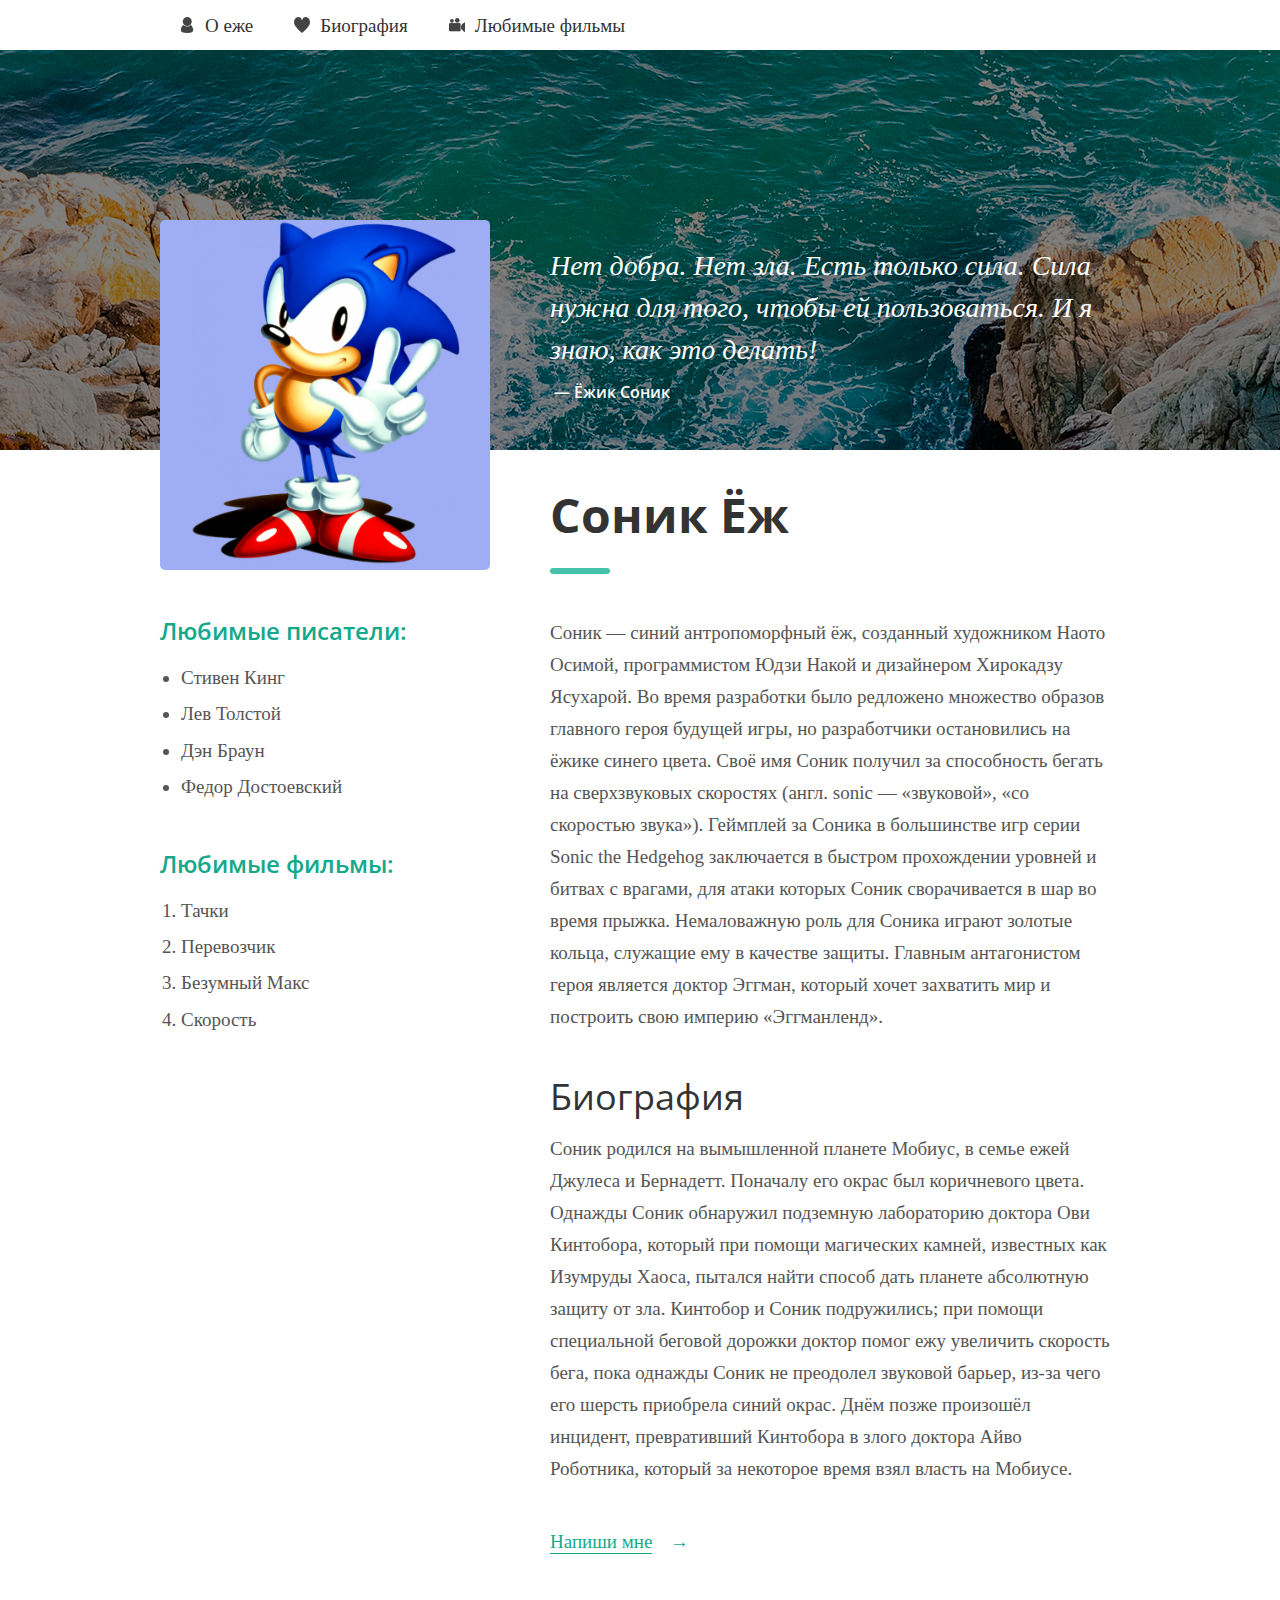
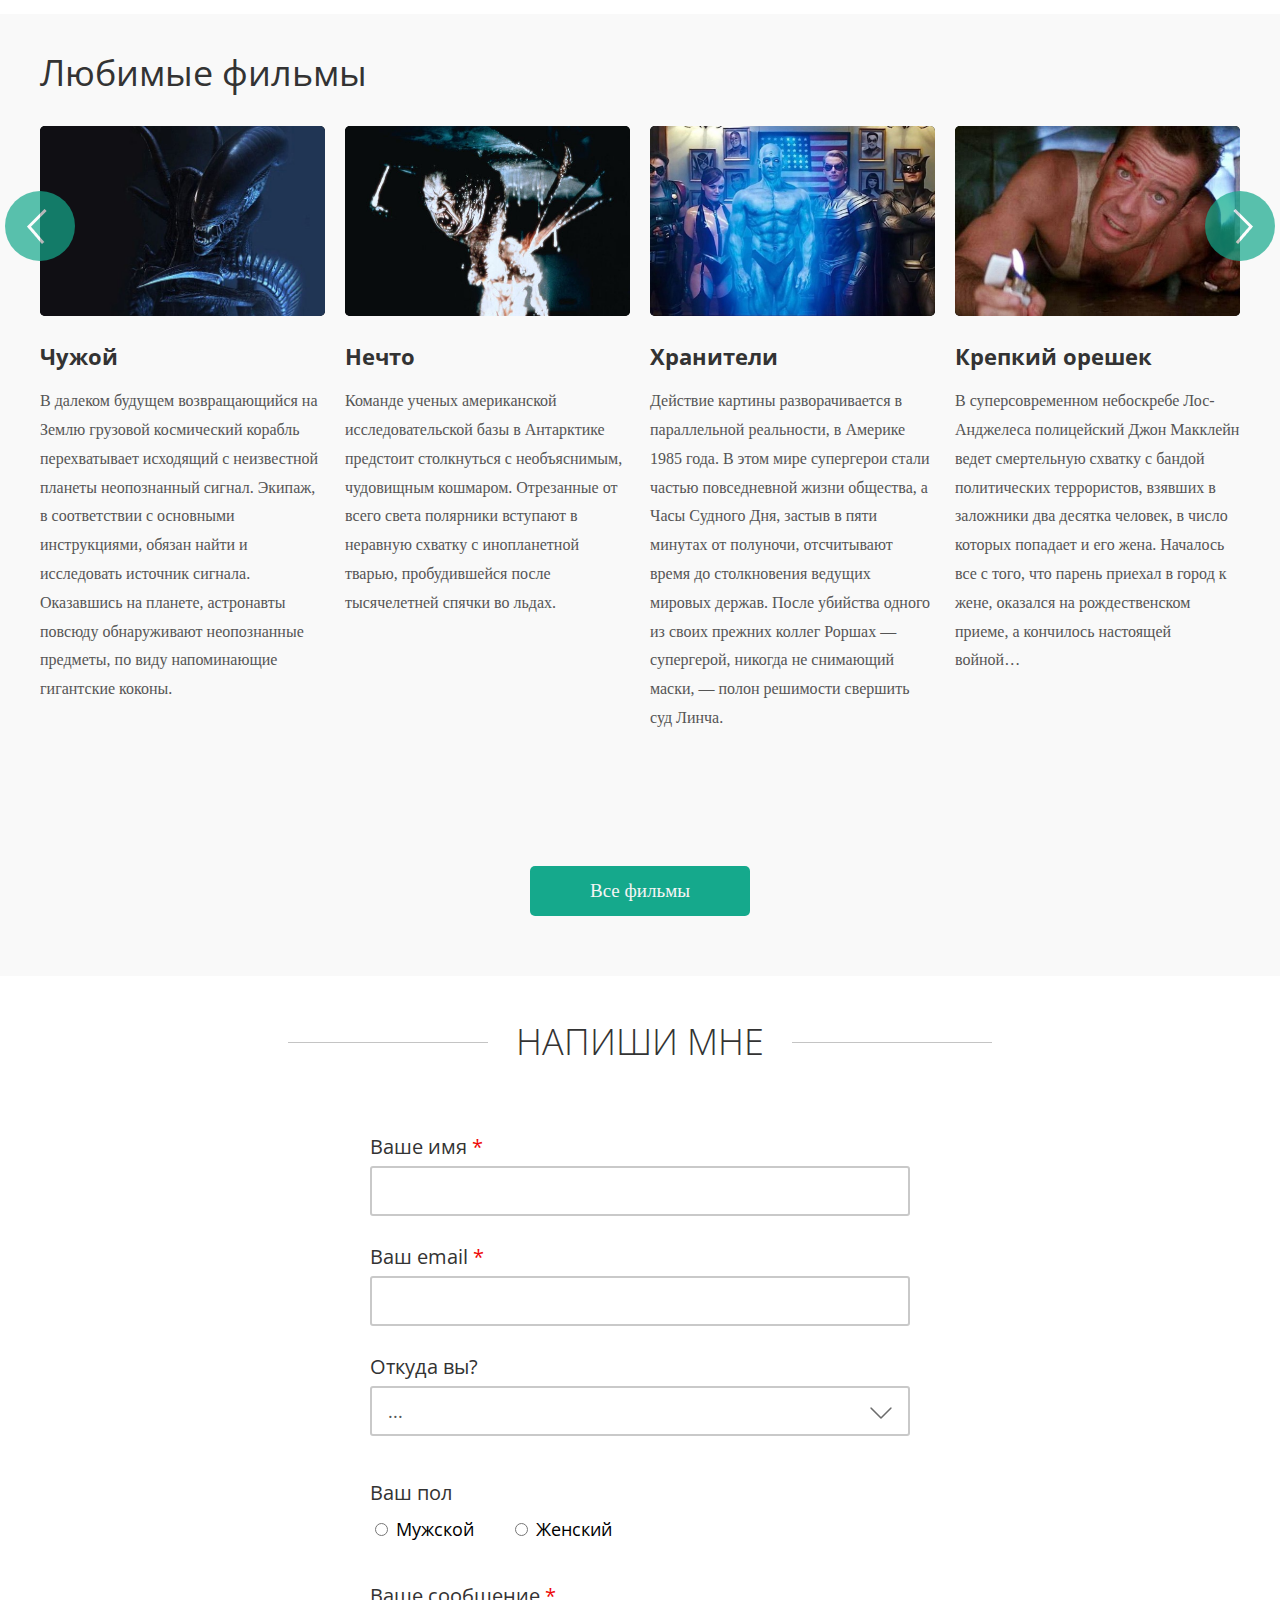
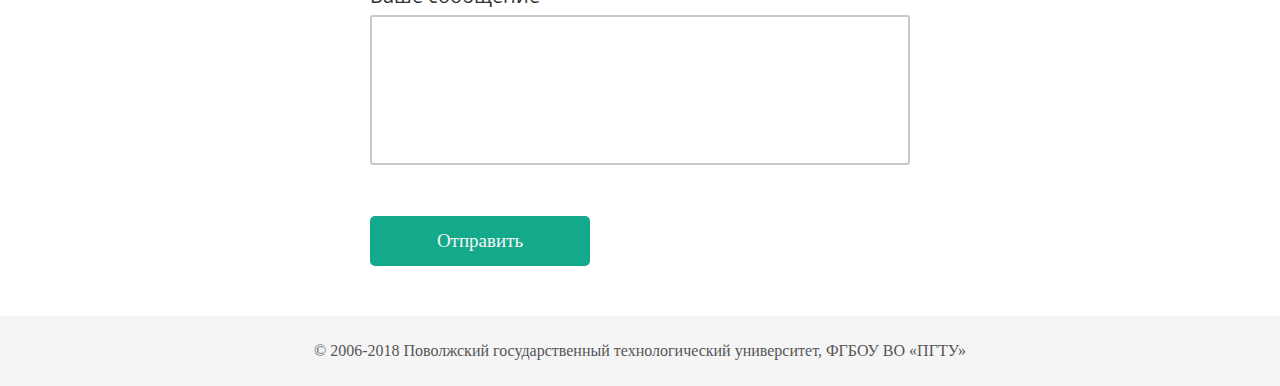
<file: lw12/index.html>
<!DOCTYPE HTML>
<html lang="ru">
  <head>
    <meta charset="utf-8">
    <title>Сайт-визитка</title>
    <meta name="viewport" content="width=device-width, initial-scale=1.0">
    <link href="https://fonts.googleapis.com/css2?family=Open+Sans:wght@300;400;600;700&display=swap" rel="stylesheet">
    <link rel="stylesheet" href="css/styles.css">
    <script defer src="js/collections.js"></script>
    <script defer src="js/carousel.js"></script>
    <script defer src="js/submit.js"></script>
    <script defer src="js/initScripts.js"></script>
  </head>
  <body>    
    <header class="header">
      <nav class="navigation_container">
        <ul class="navigation">
          <li class="navigation_item">
            <a href="#about_me" class="navigation_item_text navigation_item_about_me">О еже</a>
          </li>
          <li class="navigation_item">
            <a href="#biography" class="navigation_item_text navigation_item_biography">Биография</a>
          </li>
          <li class="navigation_item">
            <a href="#favorite_films" class="navigation_item_text navigation_item_favorite_film">Любимые фильмы</a>
          </li> 
        </ul>
      </nav>
    </header>
    <div class="top_block">
      <div class="photo_quote">
        <img class="photo" src="pictures/photo.png" alt="Sonic the Hedgehog">
        <blockquote class="quote_text">
          Нет добра. Нет зла. Есть только сила. Сила нужна для того,
          чтобы ей пользоваться. И я знаю, как это делать!
          <cite class="quote_cite">— Ёжик Соник</cite>
        </blockquote> 
      </div>           
    </div>   
    <div class="main_block">
      <div class="lists">
        <div class="list_container">
          <span class="list_title">Любимые писатели:</span>
          <ul class="list">
            <li class="list_item">Стивен Кинг</li>
            <li class="list_item">Лев Толстой</li>
            <li class="list_item">Дэн Браун</li>
            <li class="list_item">Федор Достоевский</li>
          </ul>
        </div>
        <div class="list_container">
          <span class="list_title">Любимые фильмы:</span> 
            <ol class="list">
              <li class="list_item">Тачки</li>
              <li class="list_item">Перевозчик</li>
              <li class="list_item">Безумный Макс</li>
              <li class="list_item">Скорость</li>
            </ol>
        </div>
      </div>
      <div class="texts">
        <h1 class="first_title" id="about_me">Соник Ёж</h1>
        <p class="text">
          Соник — синий антропоморфный ёж, созданный художником Наото Осимой,
          программистом Юдзи Накой и дизайнером Хирокадзу Ясухарой. Во время
          разработки было редложено множество образов главного героя будущей
          игры, но разработчики остановились на ёжике синего цвета. Своё имя
          Соник получил за способность бегать на сверхзвуковых скоростях (англ.
          sonic — «звуковой», «со скоростью звука»). Геймплей за Соника в
          большинстве игр серии Sonic the Hedgehog заключается в быстром 
          прохождении уровней и битвах с врагами, для атаки которых Соник 
          сворачивается в шар во время прыжка. Немаловажную роль для Соника 
          играют золотые кольца, служащие ему в качестве защиты. Главным 
          антагонистом героя является доктор Эггман, который хочет захватить мир 
          и построить свою империю «Эггманленд».
        </p>
        <h2 class="second_title" id="biography">Биография</h2>
        <p class="text">
          Соник родился на вымышленной планете Мобиус, в семье ежей Джулеса и    
          Бернадетт. Поначалу его окрас был коричневого цвета. Однажды Соник 
          обнаружил подземную лабораторию доктора Ови Кинтобора, который при 
          помощи магических камней, известных как Изумруды Хаоса, пытался найти 
          способ дать планете абсолютную защиту от зла. Кинтобор и Соник 
          подружились; при помощи специальной беговой дорожки доктор помог ежу 
          увеличить скорость бега, пока однажды Соник не преодолел звуковой 
          барьер, из-за чего его шерсть приобрела синий окрас. Днём позже 
          произошёл инцидент, превративший Кинтобора в злого доктора Айво 
          Роботника, который за некоторое время взял власть на Мобиусе.   
        </p>
        <a class="write_me" href="#write_me">Напиши мне</a>
      </div>
    </div>
    <div class="films_background">
      <div class="film_block">
        <div class="favorite_films">
          <h2 class="second_title" id="favorite_films">Любимые фильмы</h2>
          <div class="film_list">
            <div class="film">
              <div class="film_pic">
                <img class="film_pic_content" src="pictures/film_alien.jpg" alt="Чужой">
              </div>
              <h3 class="third_title">Чужой</h3>
              <p class="film_about">
                В далеком будущем возвращающийся на Землю грузовой космический корабль перехватывает исходящий с неизвестной планеты неопознанный сигнал. Экипаж, в соответствии с основными инструкциями, обязан найти и исследовать источник сигнала. Оказавшись на планете, астронавты повсюду обнаруживают неопознанные предметы, по виду напоминающие гигантские коконы.
              </p>
            </div>
            <div class="film">
              <div class="film_pic">
                <img class="film_pic_content" src="pictures/film_the_thing.jpg" alt="Нечто">
              </div>
              <h3 class="third_title">Нечто</h3>
              <p class="film_about">
                Команде ученых американской исследовательской базы в Антарктике предстоит столкнуться с необъяснимым, чудовищным кошмаром. Отрезанные от всего света полярники вступают в неравную схватку с инопланетной тварью, пробудившейся после тысячелетней спячки во льдах.
              </p>
            </div>
            <div class="film">
              <div class="film_pic">
                <img class="film_pic_content" src="pictures/film_watchmen.jpg" alt="Хранители">
              </div>
              <h3 class="third_title">Хранители</h3>
              <p class="film_about">
                Действие картины разворачивается в параллельной реальности, в Америке 1985 года. В этом мире супергерои стали частью повседневной жизни общества, а Часы Судного Дня, застыв в пяти минутах от полуночи, отсчитывают время до столкновения ведущих мировых держав. После убийства одного из своих прежних коллег Роршах — супергерой, никогда не снимающий маски, — полон решимости свершить суд Линча.
              </p>
            </div>
            <div class="film">
              <div class="film_pic">
                <img class="film_pic_content" src="pictures/film_die_hard.jpg" alt="Крепкий орешек">
              </div>
              <h3 class="third_title">Крепкий орешек</h3>
              <p class="film_about">
                В суперсовременном небоскребе Лос-Анджелеса полицейский Джон Макклейн ведет смертельную схватку с бандой политических террористов, взявших в заложники два десятка человек, в число которых попадает и его жена. Началось все с того, что парень приехал в город к жене, оказался на рождественском приеме, а кончилось настоящей войной…
              </p>
            </div>
          </div>
          <a href="#all_films" class="button_all_films">Все фильмы</a>
        </div>
        <div class="navigation_button_film next_film" id="carousel_left"></div>
        <div class="navigation_button_film previous_film" id="carousel_right"></div>
      </div>  
    </div>
    <div class="form_title">
      <div class="line"></div>
      <span class="form_title_caption" id="write_me">напиши мне</span>
      <div class="line"></div>
    </div>
    <form class="form_write_me" name="formWriteMe" method="post" autocomplete="off">
      <label class="caption necessarily" for="name">Ваше имя</label> 
      <input class="text_field" type="text" id="name" name="name" maxlength="30" value="" />
      <label class="caption necessarily" for="email">Ваш email</label>
      <input class="text_field" type="email" id="email" name="email" maxlength="30" value="" />
      <label class="caption" for="country">Откуда вы?</label>
      <select class="choose_field" id="country" name="country">
        <option value="...">...</option>
        <option value="Россия">Россия</option>
        <option value="Китай">Китай</option>
        <option value="США">США</option>
        <option value="Япония">Япония</option>
        <option value="Германия">Германия</option>
      </select>
      <span class="caption">Ваш пол</span>
      <div class="gender_choose">
        <input id="gender_male" type="radio" name="gender" value="male" />  
        <label for="gender_male" class="caption_switch">Мужской</label>
        <input id="gender_female" type="radio" name="gender" value="female" />
        <label for="gender_female" class="caption_switch">Женский</label>
      </div>
      <label class="caption necessarily" for="message">Ваше сообщение</label>
      <textarea class="message_field" id="message" name="message" maxlength="200" ></textarea>
      <button class="submit" type="submit">Отправить</button>
    </form>
    <span class="footer_text">© 2006-2018 Поволжский государственный технологический университет, ФГБОУ ВО «ПГТУ»</span>     
  </body>
</html>
</file>
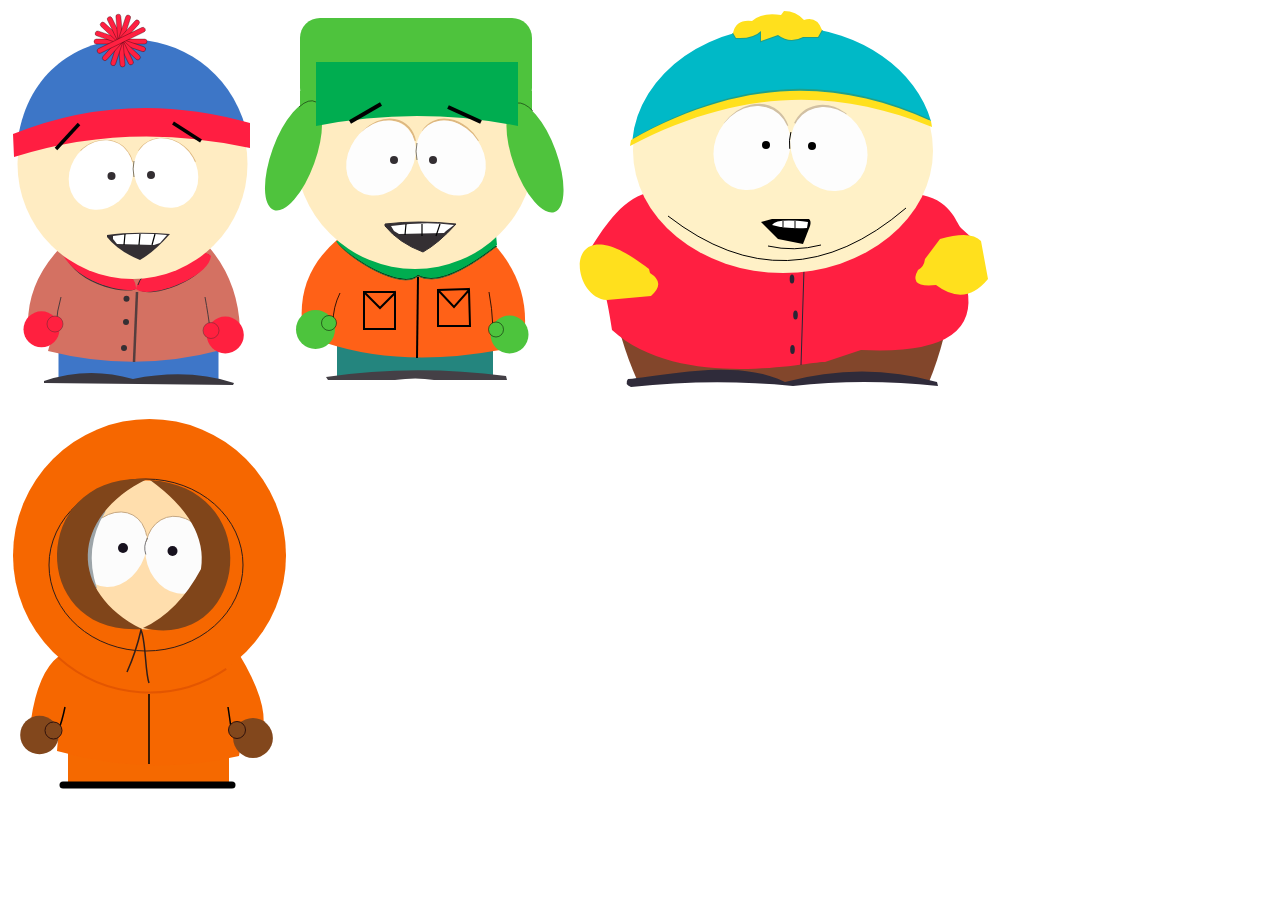
<file: lw13/index.html>
<!DOCTYPE HTML>
<html lang="ru">
  <head>
    <meta charset="utf-8">
    <title>Графика</title>
    <script defer src="js/Cartman.js"></script>
    <script defer src="js/Kenny.js"></script>
    <script defer src="js/initScripts.js"></script>
  </head>
  <body>
    <img src="img/Stan.svg" alt="Stan">
    <img src="img/Kyle.svg" alt="Kyle">
    <canvas id="myCanvas1" width="420px" height="400px"></canvas>
    <canvas id="myCanvas2" width="285px" height="400px"></canvas>
  </body>
</html>
</file>
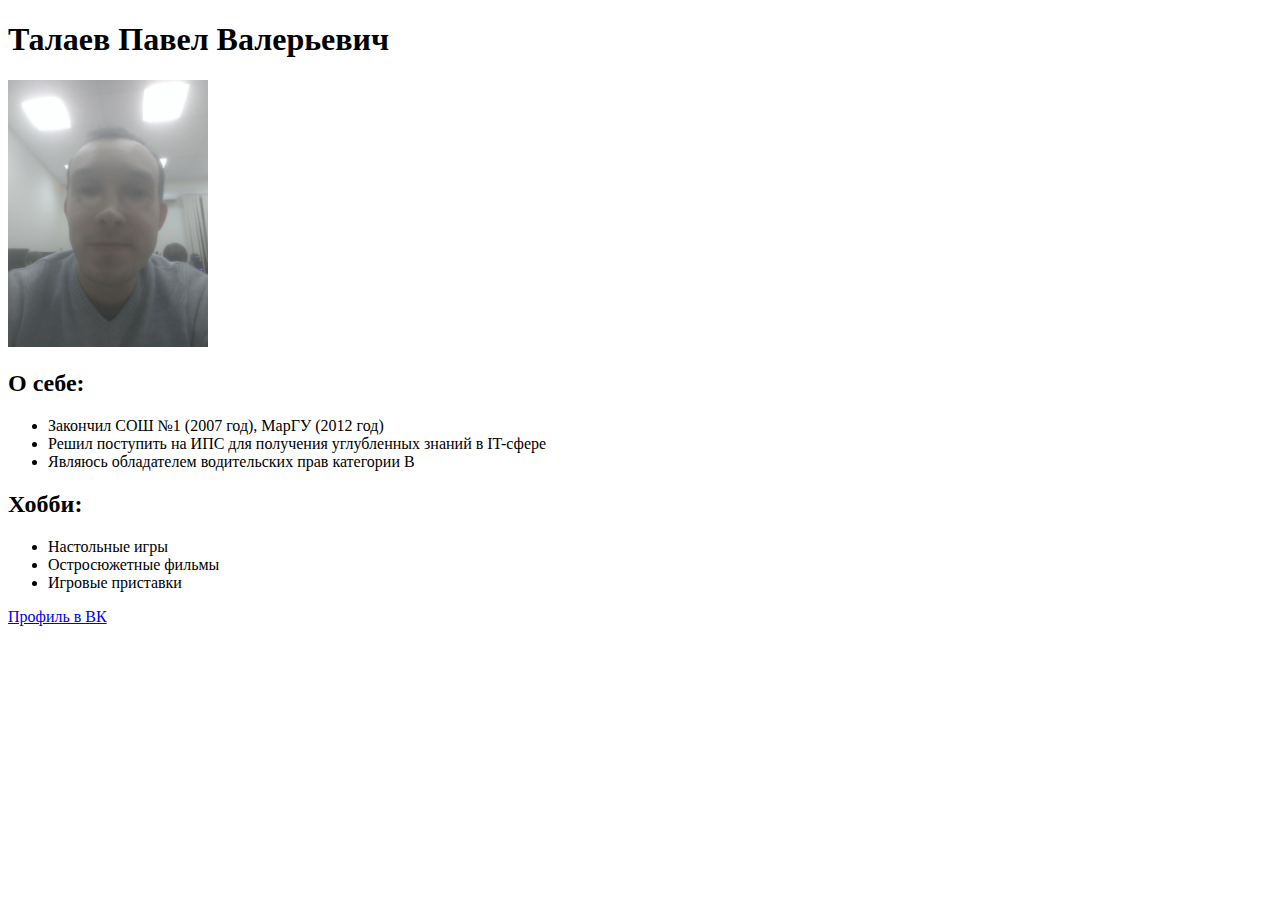
<file: lw4/index.html>
<!DOCTYPE HTML>
<html lang="ru">
  <head>
    <meta charset="utf-8">
    <title>Сайт-визитка</title>
  </head>
  <body>
    <h1>Талаев Павел Валерьевич</h1>
    <img src="photo.jpg" alt="talaevpv" width="200">
    <h2>О себе:</h2>
    <ul>
      <li>Закончил СОШ №1 (2007 год), МарГУ (2012 год)</li>
      <li>Решил поступить на ИПС для получения углубленных знаний в IT-сфере</li>
      <li>Являюсь обладателем водительских прав категории B</li>
    </ul>
    <h2>Хобби:</h2>
    <ul>
      <li>Настольные игры</li>
      <li>Остросюжетные фильмы</li>
      <li>Игровые приставки</li>
    </ul>
    <a href="https://vk.com/kael89">Профиль в ВК</a>
  </body>
</html>
</file>
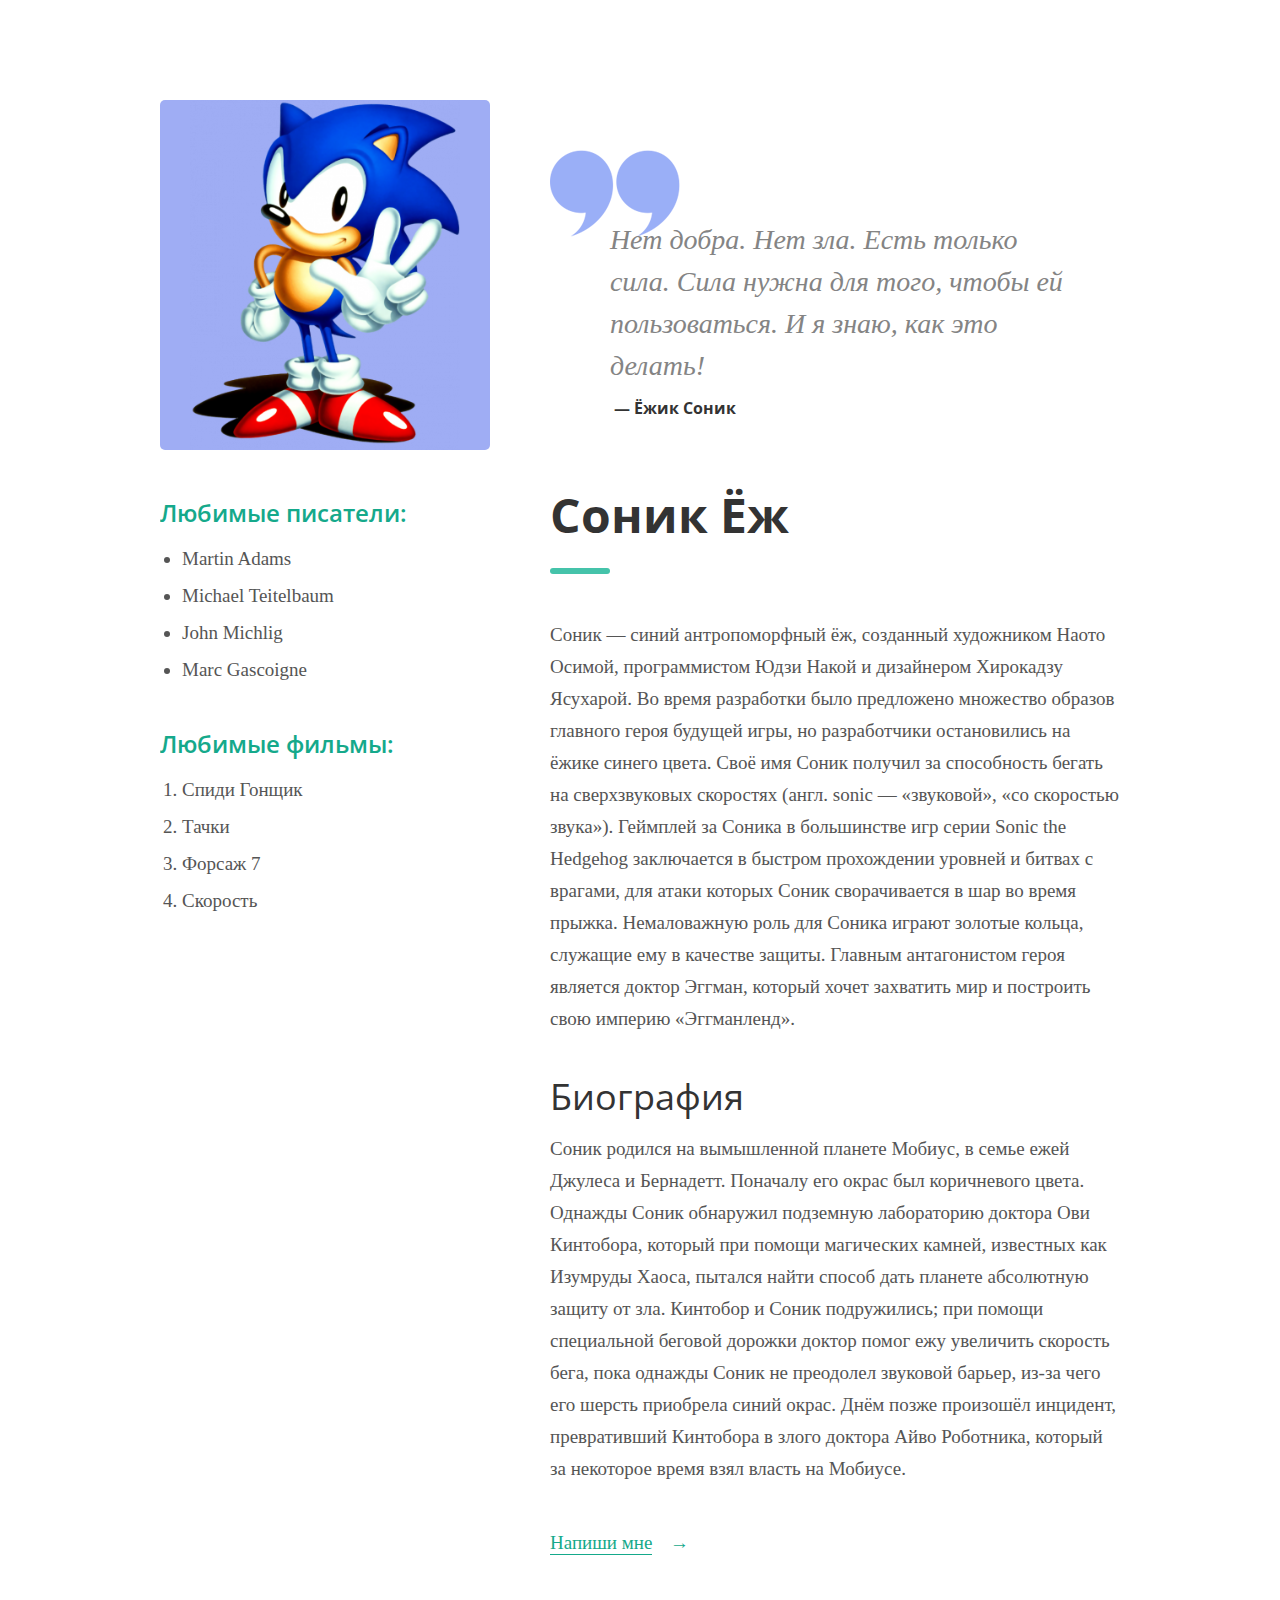
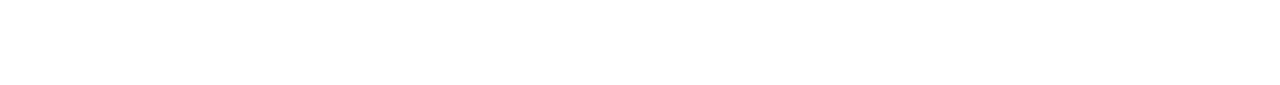
<file: lw5/index.html>
<!DOCTYPE HTML>
<html lang="ru">
  <head>
    <meta charset="utf-8">
    <title>Сайт-визитка</title>
    <link href="https://fonts.googleapis.com/css?family=Open+Sans:400,600,700&display=swap" rel="stylesheet">
    <link rel="stylesheet" href="css/styles.css">
  </head>
  <body>
    <div class="main_block">
      <img class="photo" src="pictures/photo.png" alt="Sonic the Hedgehog">
      <div class="quote">
        <div class="quote_pic">
        </div>
        <blockquote class="quote_text">
          Нет добра. Нет зла. Есть только сила. Сила нужна для того, 
          чтобы ей пользоваться. И я знаю, как это делать!
          <cite>— Ёжик Соник</cite>
        </blockquote>  
      </div>        
      <div class="lists">
        <span class="list_title">Любимые писатели:</span>
        <ul class="list">
          <li>Martin Adams</li>
          <li>Michael Teitelbaum</li>
          <li>John Michlig</li>
          <li>Marc Gascoigne</li>
        </ul>
        <span class="list_title">Любимые фильмы:</span> 
          <ol class="list">
            <li>Спиди Гонщик</li>
            <li>Тачки</li>
            <li>Форсаж 7</li>
            <li>Скорость</li>
          </ol>
      </div>
      <div class="main_text_block">
        <h1>Соник Ёж</h1>
        <p class="text">
          Соник — синий антропоморфный ёж, созданный художником Наото Осимой,
          программистом Юдзи Накой и дизайнером Хирокадзу Ясухарой. Во время
          разработки было предложено множество образов главного героя будущей
          игры, но разработчики остановились на ёжике синего цвета. Своё имя
          Соник получил за способность бегать на сверхзвуковых скоростях (англ.
          sonic — «звуковой», «со скоростью звука»). Геймплей за Соника в
          большинстве игр серии Sonic the Hedgehog заключается в быстром 
          прохождении уровней и битвах с врагами, для атаки которых Соник 
          сворачивается в шар во время прыжка. Немаловажную роль для Соника 
          играют золотые кольца, служащие ему в качестве защиты. Главным 
          антагонистом героя является доктор Эггман, который хочет захватить мир 
          и построить свою империю «Эггманленд».
        </p>
        <h2>Биография</h2>
        <p class="text">
          Соник родился на вымышленной планете Мобиус, в семье ежей Джулеса и    
          Бернадетт. Поначалу его окрас был коричневого цвета. Однажды Соник 
          обнаружил подземную лабораторию доктора Ови Кинтобора, который при 
          помощи магических камней, известных как Изумруды Хаоса, пытался найти 
          способ дать планете абсолютную защиту от зла. Кинтобор и Соник 
          подружились; при помощи специальной беговой дорожки доктор помог ежу 
          увеличить скорость бега, пока однажды Соник не преодолел звуковой 
          барьер, из-за чего его шерсть приобрела синий окрас. Днём позже 
          произошёл инцидент, превративший Кинтобора в злого доктора Айво 
          Роботника, который за некоторое время взял власть на Мобиусе.      
        </p>
        <a class="write_me" href="https://vk.com/kael89">Напиши мне</a>
      </div>
    </div> 
  </body>
</html>
</file>
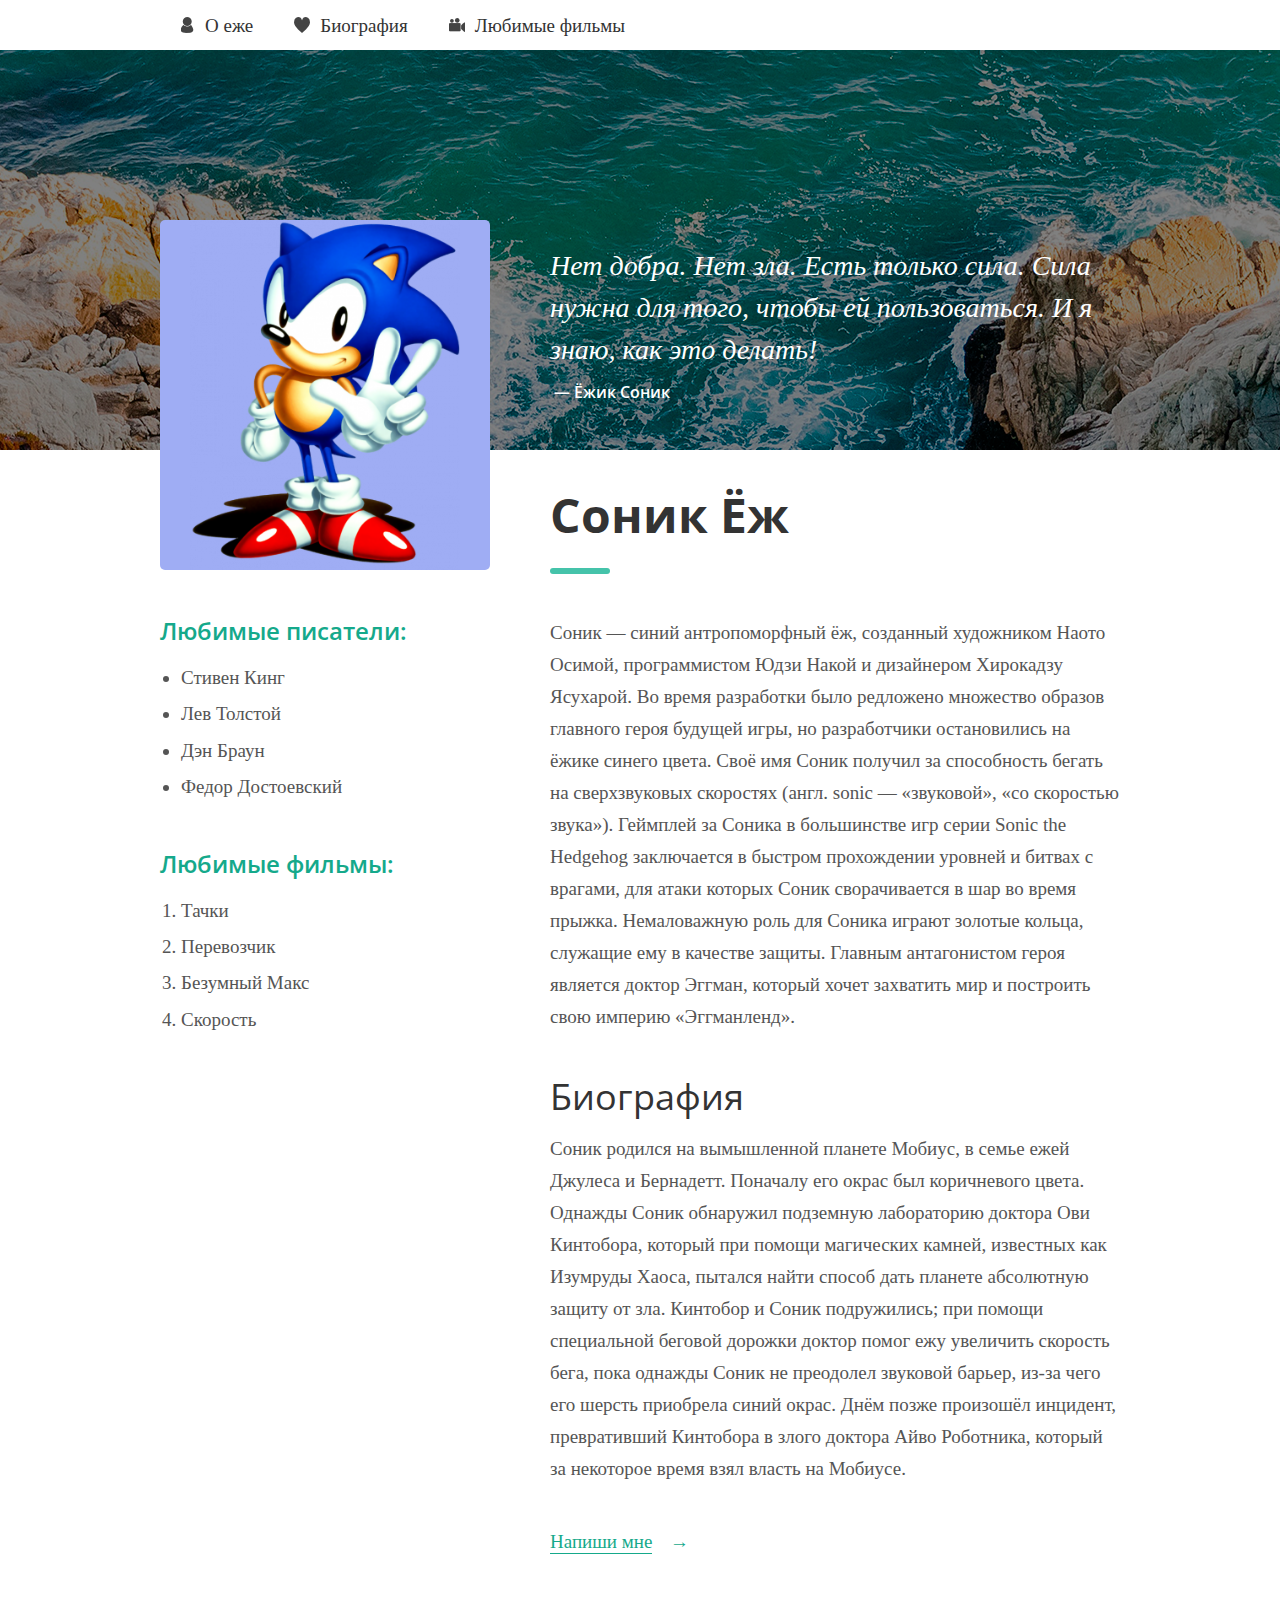
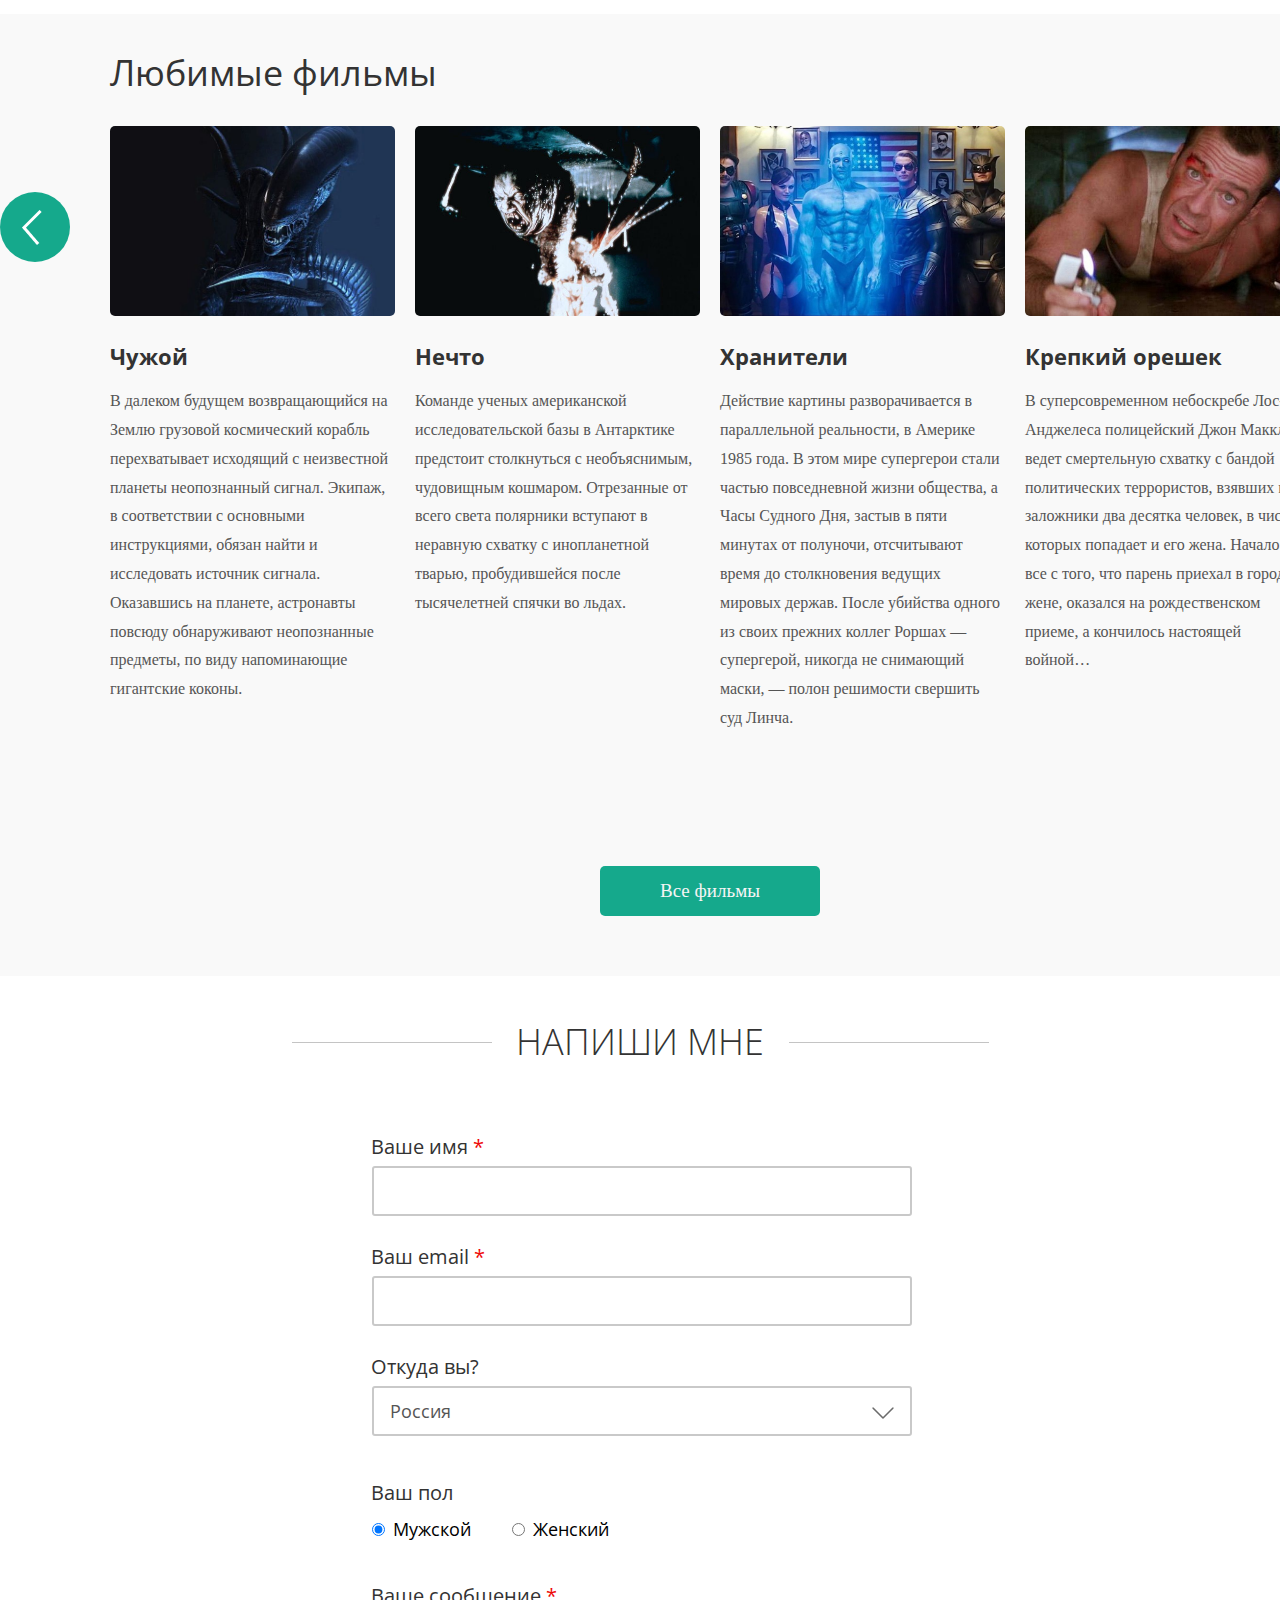
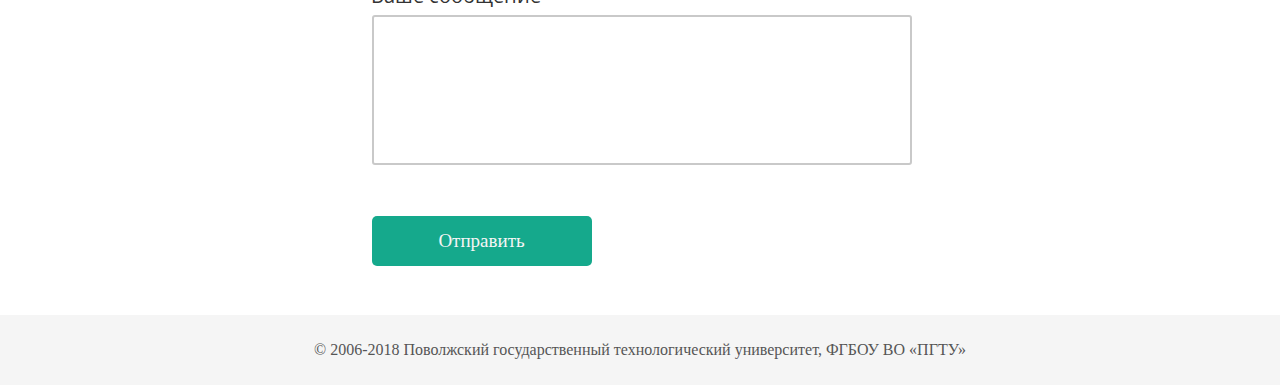
<file: lw8/index.html>
<!DOCTYPE HTML>
<html lang="ru">
  <head>
    <meta charset="utf-8">
    <title>Сайт-визитка</title>
    <link href="https://fonts.googleapis.com/css2?family=Open+Sans:wght@300;400;600;700&display=swap" rel="stylesheet">
    <link rel="stylesheet" href="css/styles.css">
    <script defer src="js/collections.js"></script>
    <script defer src="js/script.js"></script>
  </head>
  <body>    
    <header class="header">
      <nav class="navigation_container">
        <ul class="navigation">
          <li class="navigation_item">
            <a href="#about_me" class="navigation_item_text navigation_item_about_me">О еже</a>
          </li>
          <li class="navigation_item">
            <a href="#biography" class="navigation_item_text navigation_item_biography">Биография</a>
          </li>
          <li class="navigation_item">
            <a href="#favorite_films" class="navigation_item_text navigation_item_favorite_film">Любимые фильмы</a>
          </li>      
        </ul>
      </nav>
    </header>
    <div class="top_block">
      <div class="photo_quote">
        <img class="photo" src="pictures/photo.png" alt="Sonic the Hedgehog">
        <blockquote class="quote_text">
          Нет добра. Нет зла. Есть только сила. Сила нужна для того,
          чтобы ей пользоваться. И я знаю, как это делать!
          <cite class="quote_cite">— Ёжик Соник</cite>
        </blockquote> 
      </div>           
    </div>
    <div class="main_block">
      <div class="lists">
        <span class="list_title">Любимые писатели:</span>
        <ul class="list">
          <li class="list_item">Стивен Кинг</li>
          <li class="list_item">Лев Толстой</li>
          <li class="list_item">Дэн Браун</li>
          <li class="list_item">Федор Достоевский</li>
        </ul>
        <span class="list_title">Любимые фильмы:</span> 
          <ol class="list">
            <li class="list_item">Тачки</li>
            <li class="list_item">Перевозчик</li>
            <li class="list_item">Безумный Макс</li>
            <li class="list_item">Скорость</li>
          </ol>
      </div>
      <div class="texts">
        <h1 class="first_title" id="about_me">Соник Ёж</h1>
        <p class="text">
          Соник — синий антропоморфный ёж, созданный художником Наото Осимой,
          программистом Юдзи Накой и дизайнером Хирокадзу Ясухарой. Во время
          разработки было редложено множество образов главного героя будущей
          игры, но разработчики остановились на ёжике синего цвета. Своё имя
          Соник получил за способность бегать на сверхзвуковых скоростях (англ.
          sonic — «звуковой», «со скоростью звука»). Геймплей за Соника в
          большинстве игр серии Sonic the Hedgehog заключается в быстром 
          прохождении уровней и битвах с врагами, для атаки которых Соник 
          сворачивается в шар во время прыжка. Немаловажную роль для Соника 
          играют золотые кольца, служащие ему в качестве защиты. Главным 
          антагонистом героя является доктор Эггман, который хочет захватить мир 
          и построить свою империю «Эггманленд».
        </p>
        <h2 class="second_title" id="biography">Биография</h2>
        <p class="text">
          Соник родился на вымышленной планете Мобиус, в семье ежей Джулеса и    
          Бернадетт. Поначалу его окрас был коричневого цвета. Однажды Соник 
          обнаружил подземную лабораторию доктора Ови Кинтобора, который при 
          помощи магических камней, известных как Изумруды Хаоса, пытался найти 
          способ дать планете абсолютную защиту от зла. Кинтобор и Соник 
          подружились; при помощи специальной беговой дорожки доктор помог ежу 
          увеличить скорость бега, пока однажды Соник не преодолел звуковой 
          барьер, из-за чего его шерсть приобрела синий окрас. Днём позже 
          произошёл инцидент, превративший Кинтобора в злого доктора Айво 
          Роботника, который за некоторое время взял власть на Мобиусе.   
        </p>
        <a class="write_me" href="#write_me">Напиши мне</a>
      </div>
    </div>
    <div class="films_block">
      <div class="favorite_films">
        <h2 class="second_title" id="favorite_films">Любимые фильмы</h2>
        <div class="film_list">
          <div class="film">
            <div class="film_pic">
              <img class="film_pic_content" src="pictures/film_alien.jpg" alt="Чужой">
            </div>
            <h3 class="third_title">Чужой</h3>
            <p class="film_about">
              В далеком будущем возвращающийся на Землю грузовой космический корабль перехватывает исходящий с неизвестной планеты неопознанный сигнал. Экипаж, в соответствии с основными инструкциями, обязан найти и исследовать источник сигнала. Оказавшись на планете, астронавты повсюду обнаруживают неопознанные предметы, по виду напоминающие гигантские коконы.
            </p>
          </div>
          <div class="film">
            <div class="film_pic">
              <img class="film_pic_content" src="pictures/film_the_thing.jpg" alt="Нечто">
            </div>
            <h3 class="third_title">Нечто</h3>
            <p class="film_about">
              Команде ученых американской исследовательской базы в Антарктике предстоит столкнуться с необъяснимым, чудовищным кошмаром. Отрезанные от всего света полярники вступают в неравную схватку с инопланетной тварью, пробудившейся после тысячелетней спячки во льдах.
            </p>
          </div>
          <div class="film">
            <div class="film_pic">
              <img class="film_pic_content" src="pictures/film_watchmen.jpg" alt="Хранители">
            </div>
            <h3 class="third_title">Хранители</h3>
            <p class="film_about">
              Действие картины разворачивается в параллельной реальности, в Америке 1985 года. В этом мире супергерои стали частью повседневной жизни общества, а Часы Судного Дня, застыв в пяти минутах от полуночи, отсчитывают время до столкновения ведущих мировых держав. После убийства одного из своих прежних коллег Роршах — супергерой, никогда не снимающий маски, — полон решимости свершить суд Линча.
            </p>
          </div>
          <div class="film">
            <div class="film_pic">
              <img class="film_pic_content" src="pictures/film_die_hard.jpg" alt="Крепкий орешек">
            </div>
            <h3 class="third_title">Крепкий орешек</h3>
            <p class="film_about">
              В суперсовременном небоскребе Лос-Анджелеса полицейский Джон Макклейн ведет смертельную схватку с бандой политических террористов, взявших в заложники два десятка человек, в число которых попадает и его жена. Началось все с того, что парень приехал в город к жене, оказался на рождественском приеме, а кончилось настоящей войной…
            </p>
          </div>
        </div>
        <div class="button_film_before" id="carousel_left"></div>
        <div class="button_film_after" id="carousel_right"></div>
        <a href="#all_films" class="button_all_films">Все фильмы</a>
      </div>
    </div>
    <form class="form_write_me" method="get" autocomplete="off">
      <span class="form_title" id="write_me">напиши мне</span>
      <label class="caption necessarily" for="name">Ваше имя</label> 
      <input class="text_field" type="text" id="name" name="name" maxlength="30" required="requared">
      <label class="caption necessarily" for="email">Ваш email</label>
      <input class="text_field" type="text" id="email" name="email" maxlength="30" required="requared">
      <label class="caption" for="country">Откуда вы?</label>
      <select class="choose_field" id="country" name="country">
        <option value="Россия">Россия</option>
        <option value="Китай">Китай</option>
        <option value="США">США</option>
        <option value="Япония">Япония</option>
        <option value="Германия">Германия</option>
      </select>
      <span class="caption">Ваш пол</span>
      <div class="gender_choose">
        <input id="gender_male" type="radio" name="gender" value="male" checked>  
        <label for="gender_male" class="caption_switch">Мужской</label>
        <input id="gender_female" type="radio" name="gender" value="female">
        <label for="gender_female" class="caption_switch">Женский</label>
      </div>
      <label class="caption necessarily" for="message">Ваше сообщение</label>
      <textarea class="message_field" id="message" name="message" maxlength="200" required="requared"></textarea>
      <input class="submit" type="submit" value="Отправить">
    </form>
    <span class="footer_text">© 2006-2018 Поволжский государственный технологический университет, ФГБОУ ВО «ПГТУ»</span>     
  </body>
</html>
</file>
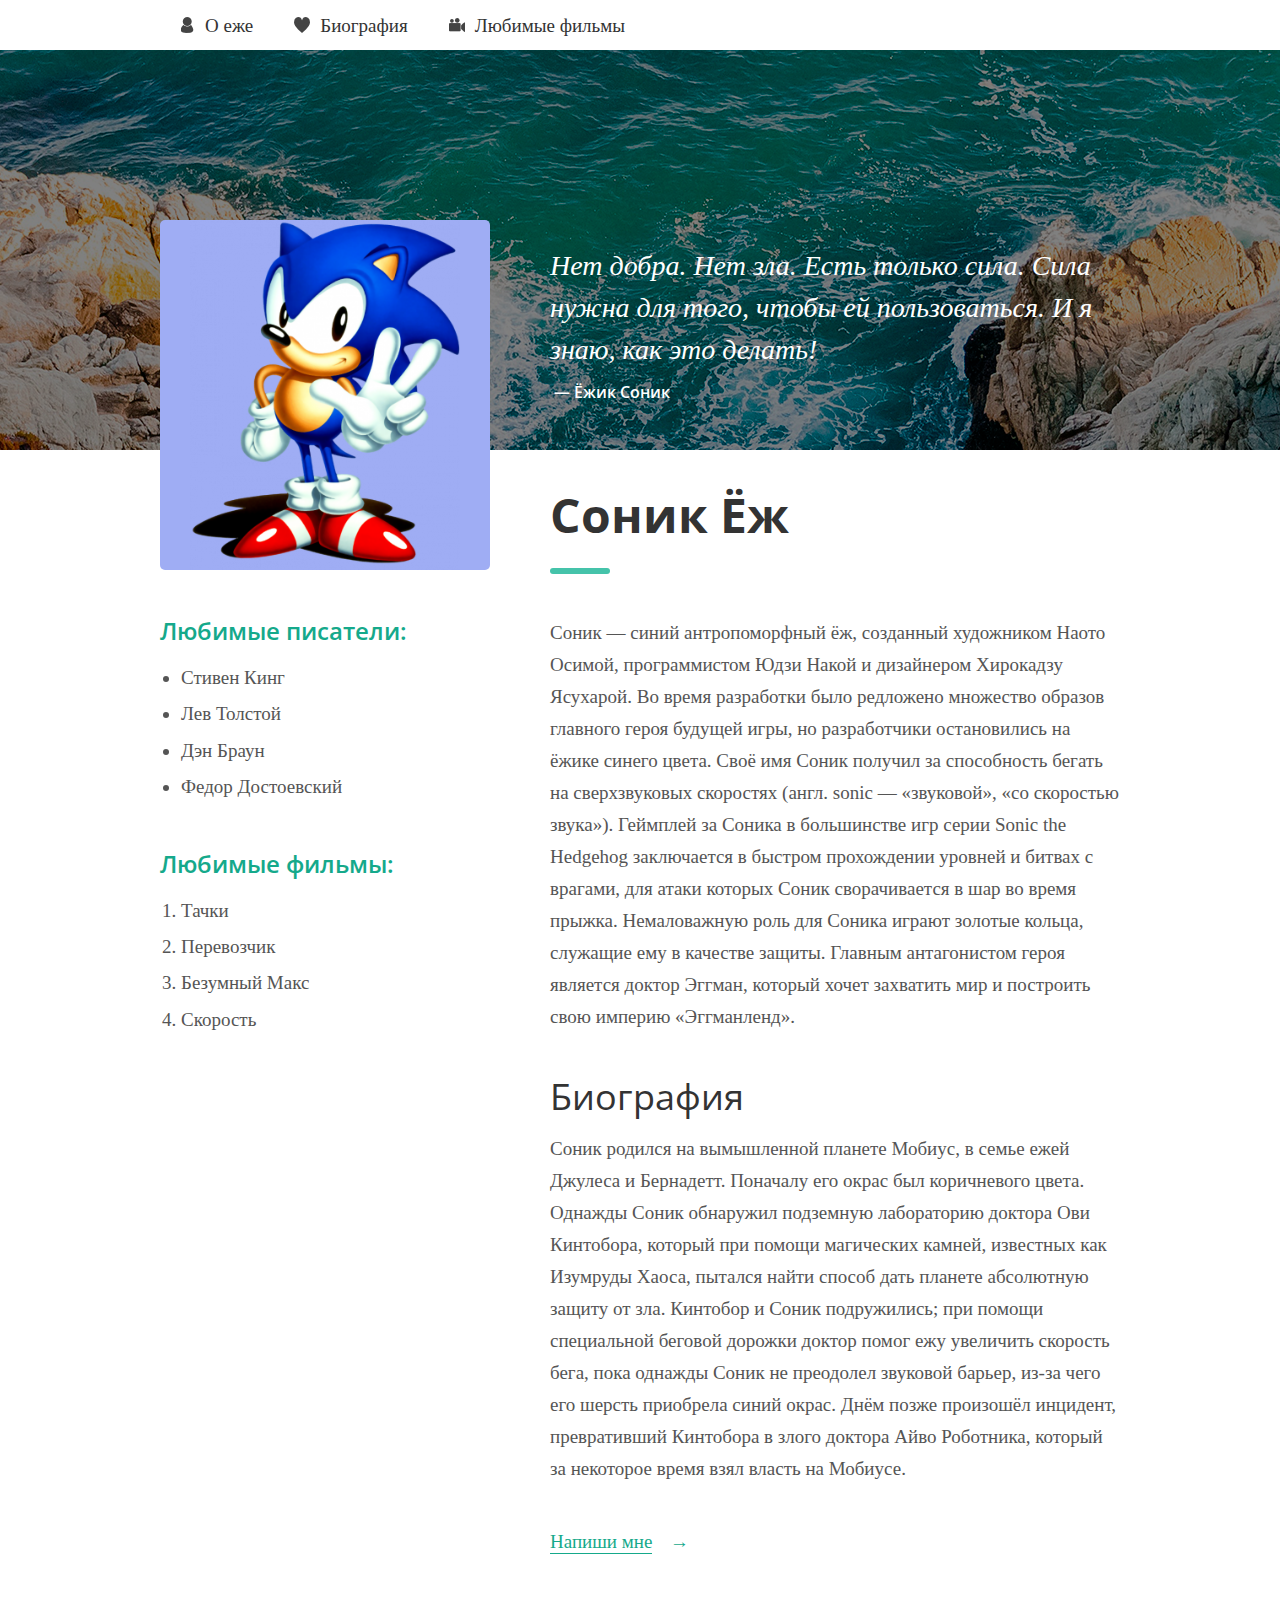
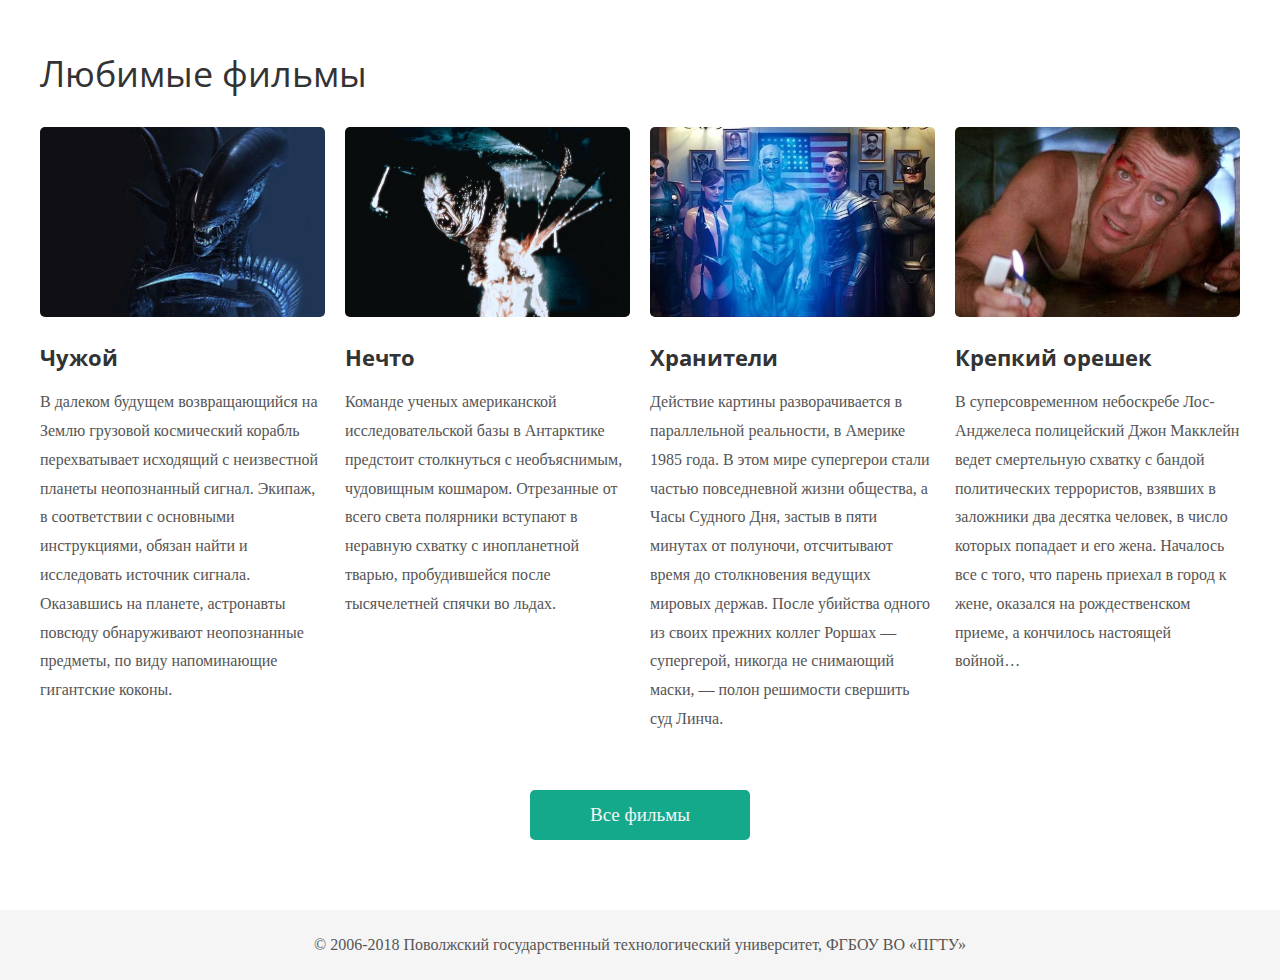
<file: lw5/task2 not float/index.html>
<!DOCTYPE HTML>
<html lang="ru">
  <head>
    <meta charset="utf-8">
    <title>Сайт-визитка</title>
    <link href="https://fonts.googleapis.com/css?family=Open+Sans:400,600,700&display=swap" rel="stylesheet">
    <link rel="stylesheet" href="css/styles.css">
  </head>
  <body>    
    <header class="header">
      <nav class="navigation_container">
        <ul class="navigation">
          <li class="navigation_item">
            <a href="#about_me" class="navigation_item_text navigation_item_about_me">О еже</a>
          </li>
          <li class="navigation_item">
            <a href="#biography" class="navigation_item_text navigation_item_biography">Биография</a>
          </li>
          <li class="navigation_item">
            <a href="#favorite_films" class="navigation_item_text navigation_item_favorite_film">Любимые фильмы</a>
          </li>      
        </ul>
      </nav>
    </header>
    <div class="top_block">
      <div class="photo_quote">
        <img class="photo" src="pictures/photo.png" alt="Sonic the Hedgehog">
        <blockquote class="quote_text">
          Нет добра. Нет зла. Есть только сила. Сила нужна для того,
          чтобы ей пользоваться. И я знаю, как это делать!
          <cite class="quote_cite">— Ёжик Соник</cite>
        </blockquote> 
      </div>           
    </div>
    <div class="main_block">
      <div class="lists">
        <span class="list_title">Любимые писатели:</span>
        <ul class="list">
          <li class="list_item">Стивен Кинг</li>
          <li class="list_item">Лев Толстой</li>
          <li class="list_item">Дэн Браун</li>
          <li class="list_item">Федор Достоевский</li>
        </ul>
        <span class="list_title">Любимые фильмы:</span> 
          <ol class="list">
            <li class="list_item">Тачки</li>
            <li class="list_item">Перевозчик</li>
            <li class="list_item">Безумный Макс</li>
            <li class="list_item">Скорость</li>
          </ol>
      </div>
      <div class="texts">
        <h1 class="first_title" id="about_me">Соник Ёж</h1>
        <p class="text">
          Соник — синий антропоморфный ёж, созданный художником Наото Осимой,
          программистом Юдзи Накой и дизайнером Хирокадзу Ясухарой. Во время
          разработки было редложено множество образов главного героя будущей
          игры, но разработчики остановились на ёжике синего цвета. Своё имя
          Соник получил за способность бегать на сверхзвуковых скоростях (англ.
          sonic — «звуковой», «со скоростью звука»). Геймплей за Соника в
          большинстве игр серии Sonic the Hedgehog заключается в быстром 
          прохождении уровней и битвах с врагами, для атаки которых Соник 
          сворачивается в шар во время прыжка. Немаловажную роль для Соника 
          играют золотые кольца, служащие ему в качестве защиты. Главным 
          антагонистом героя является доктор Эггман, который хочет захватить мир 
          и построить свою империю «Эггманленд».
        </p>
        <h2 class="second_title" id="biography">Биография</h2>
        <p class="text">
          Соник родился на вымышленной планете Мобиус, в семье ежей Джулеса и    
          Бернадетт. Поначалу его окрас был коричневого цвета. Однажды Соник 
          обнаружил подземную лабораторию доктора Ови Кинтобора, который при 
          помощи магических камней, известных как Изумруды Хаоса, пытался найти 
          способ дать планете абсолютную защиту от зла. Кинтобор и Соник 
          подружились; при помощи специальной беговой дорожки доктор помог ежу 
          увеличить скорость бега, пока однажды Соник не преодолел звуковой 
          барьер, из-за чего его шерсть приобрела синий окрас. Днём позже 
          произошёл инцидент, превративший Кинтобора в злого доктора Айво 
          Роботника, который за некоторое время взял власть на Мобиусе.   
        </p>
        <a class="write_me" href="https://vk.com/kael89">Напиши мне</a>
      </div>
    </div>
    <div class="favorite_films">
      <h2 class="second_title" id="favorite_films">Любимые фильмы</h2>
      <div class="film_list">
        <div class="film">
          <div class="film_pic">
            <img class="film_pic_content" src="pictures/film_alien.jpg" alt="Чужой">
          </div>
          <h3 class="third_title">Чужой</h3>
          <p class="film_about">
            В далеком будущем возвращающийся на Землю грузовой космический корабль перехватывает исходящий с неизвестной планеты неопознанный сигнал. Экипаж, в соответствии с основными инструкциями, обязан найти и исследовать источник сигнала. Оказавшись на планете, астронавты повсюду обнаруживают неопознанные предметы, по виду напоминающие гигантские коконы.
          </p>
        </div>
        <div class="film">
          <div class="film_pic">
            <img class="film_pic_content" src="pictures/film_the_thing.jpg" alt="Нечто">
          </div>
          <h3 class="third_title">Нечто</h3>
          <p class="film_about">
            Команде ученых американской исследовательской базы в Антарктике предстоит столкнуться с необъяснимым, чудовищным кошмаром. Отрезанные от всего света полярники вступают в неравную схватку с инопланетной тварью, пробудившейся после тысячелетней спячки во льдах.
          </p>
        </div>
        <div class="film">
          <div class="film_pic">
            <img class="film_pic_content" src="pictures/film_watchmen.jpg" alt="Хранители">
          </div>
          <h3 class="third_title">Хранители</h3>
          <p class="film_about">
            Действие картины разворачивается в параллельной реальности, в Америке 1985 года. В этом мире супергерои стали частью повседневной жизни общества, а Часы Судного Дня, застыв в пяти минутах от полуночи, отсчитывают время до столкновения ведущих мировых держав. После убийства одного из своих прежних коллег Роршах — супергерой, никогда не снимающий маски, — полон решимости свершить суд Линча.
          </p>
        </div>
        <div class="film">
          <div class="film_pic">
            <img class="film_pic_content" src="pictures/film_die_hard.jpg" alt="Крепкий орешек">
          </div>
          <h3 class="third_title">Крепкий орешек</h3>
          <p class="film_about">
            В суперсовременном небоскребе Лос-Анджелеса полицейский Джон Макклейн ведет смертельную схватку с бандой политических террористов, взявших в заложники два десятка человек, в число которых попадает и его жена. Началось все с того, что парень приехал в город к жене, оказался на рождественском приеме, а кончилось настоящей войной…
          </p>
        </div>
      </div>
      <a href="#all_films" class="button_all_films">Все фильмы</a>
    </div>
    <footer class="footer">
      <span class="footer_text">© 2006-2018 Поволжский государственный технологический университет, ФГБОУ ВО «ПГТУ»</span>  
    </footer>    
  </body>
</html>
</file>
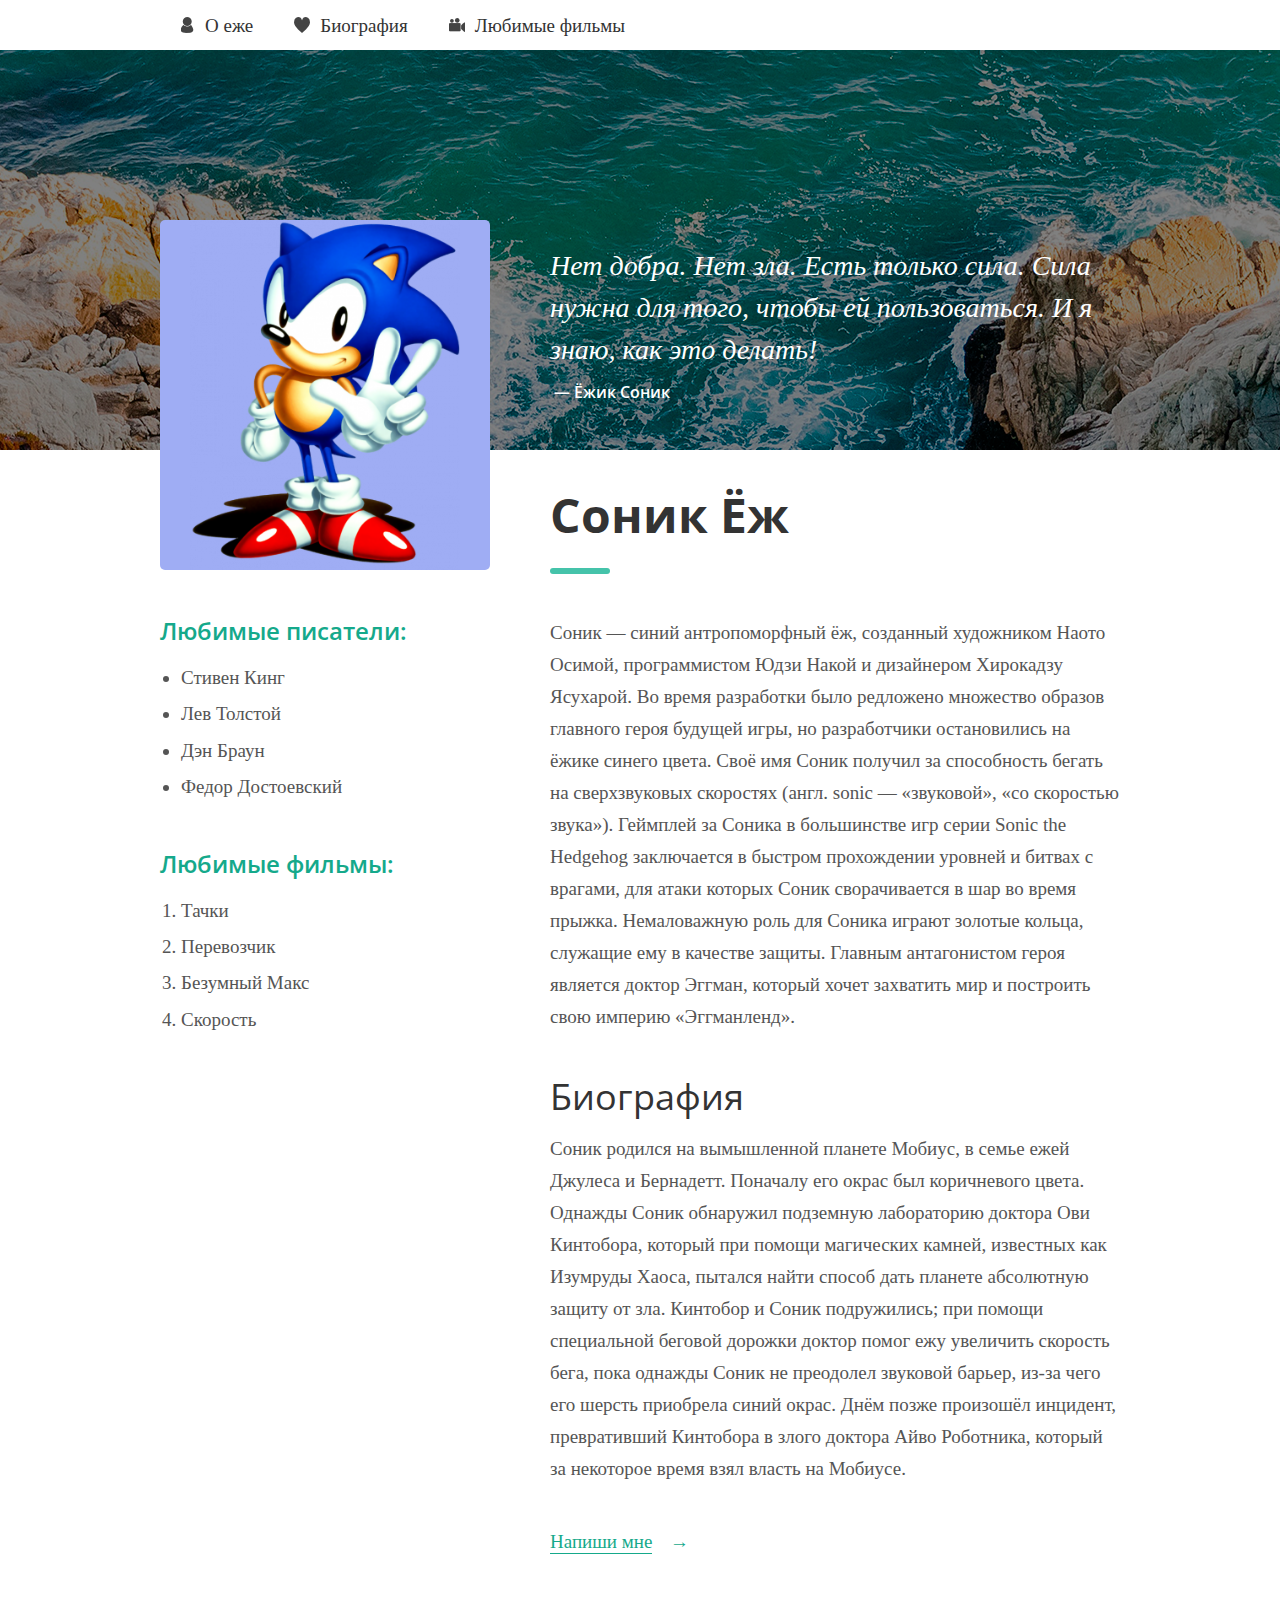
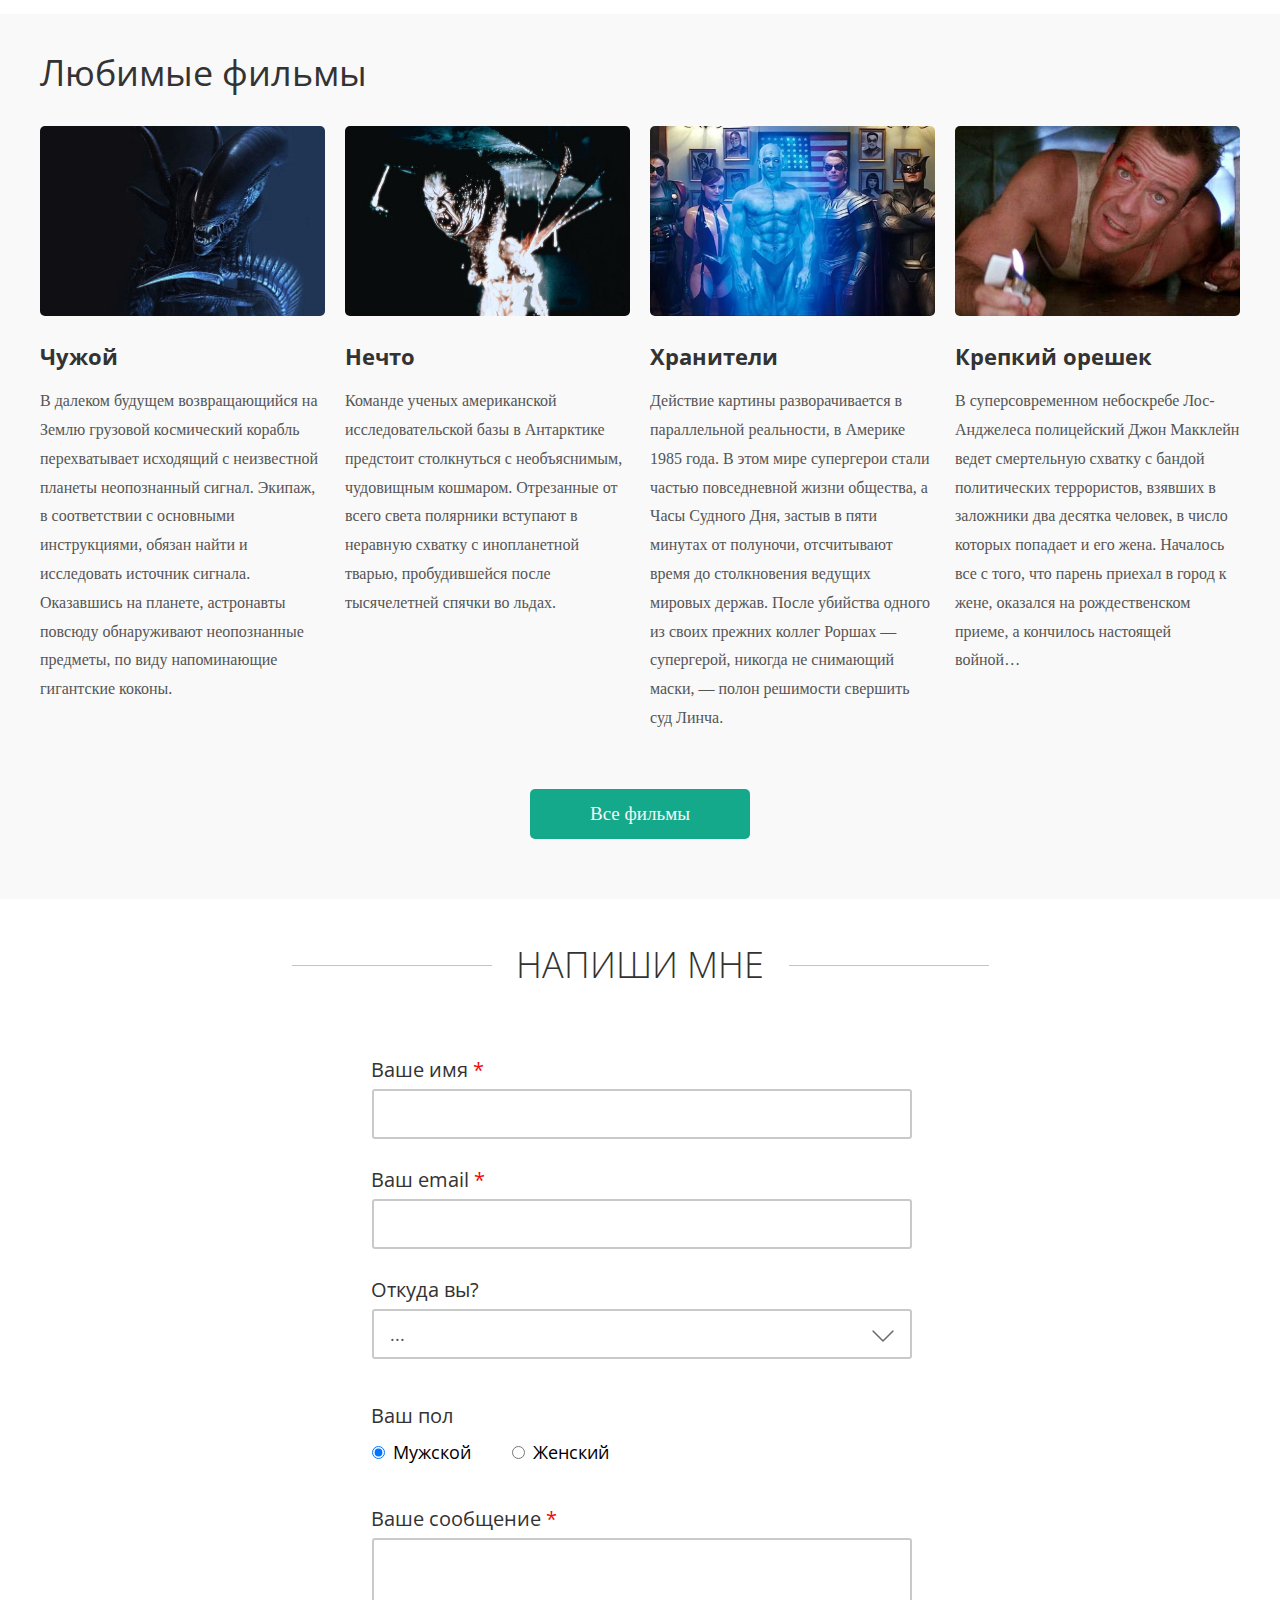
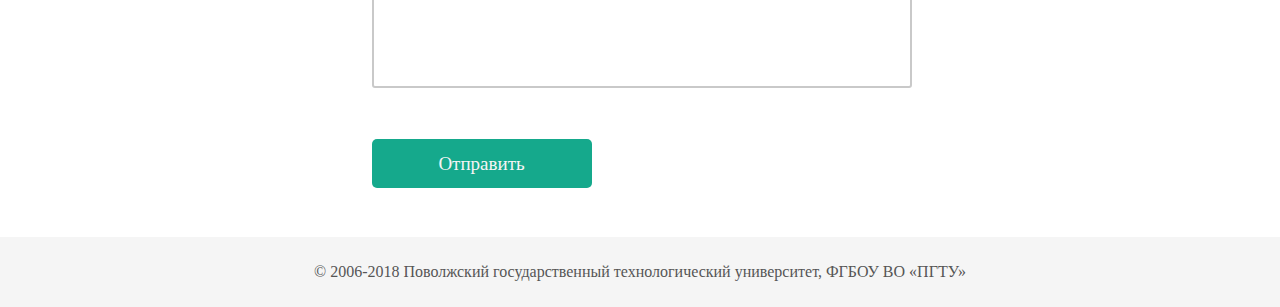
<file: lw6/task1/index.html>
<!DOCTYPE HTML>
<html lang="ru">
  <head>
    <meta charset="utf-8">
    <title>Сайт-визитка</title>
    <link href="https://fonts.googleapis.com/css2?family=Open+Sans:wght@300;400;600;700&display=swap" rel="stylesheet">
    <link rel="stylesheet" href="css/styles.css">
  </head>
  <body>    
    <header class="header">
      <nav class="navigation_container">
        <ul class="navigation">
          <li class="navigation_item">
            <a href="#about_me" class="navigation_item_text navigation_item_about_me">О еже</a>
          </li>
          <li class="navigation_item">
            <a href="#biography" class="navigation_item_text navigation_item_biography">Биография</a>
          </li>
          <li class="navigation_item">
            <a href="#favorite_films" class="navigation_item_text navigation_item_favorite_film">Любимые фильмы</a>
          </li>      
        </ul>
      </nav>
    </header>
    <div class="top_block">
      <div class="photo_quote">
        <img class="photo" src="pictures/photo.png" alt="Sonic the Hedgehog">
        <blockquote class="quote_text">
          Нет добра. Нет зла. Есть только сила. Сила нужна для того,
          чтобы ей пользоваться. И я знаю, как это делать!
          <cite class="quote_cite">— Ёжик Соник</cite>
        </blockquote> 
      </div>           
    </div>
    <div class="main_block">
      <div class="lists">
        <span class="list_title">Любимые писатели:</span>
        <ul class="list">
          <li class="list_item">Стивен Кинг</li>
          <li class="list_item">Лев Толстой</li>
          <li class="list_item">Дэн Браун</li>
          <li class="list_item">Федор Достоевский</li>
        </ul>
        <span class="list_title">Любимые фильмы:</span> 
          <ol class="list">
            <li class="list_item">Тачки</li>
            <li class="list_item">Перевозчик</li>
            <li class="list_item">Безумный Макс</li>
            <li class="list_item">Скорость</li>
          </ol>
      </div>
      <div class="texts">
        <h1 class="first_title" id="about_me">Соник Ёж</h1>
        <p class="text">
          Соник — синий антропоморфный ёж, созданный художником Наото Осимой,
          программистом Юдзи Накой и дизайнером Хирокадзу Ясухарой. Во время
          разработки было редложено множество образов главного героя будущей
          игры, но разработчики остановились на ёжике синего цвета. Своё имя
          Соник получил за способность бегать на сверхзвуковых скоростях (англ.
          sonic — «звуковой», «со скоростью звука»). Геймплей за Соника в
          большинстве игр серии Sonic the Hedgehog заключается в быстром 
          прохождении уровней и битвах с врагами, для атаки которых Соник 
          сворачивается в шар во время прыжка. Немаловажную роль для Соника 
          играют золотые кольца, служащие ему в качестве защиты. Главным 
          антагонистом героя является доктор Эггман, который хочет захватить мир 
          и построить свою империю «Эггманленд».
        </p>
        <h2 class="second_title" id="biography">Биография</h2>
        <p class="text">
          Соник родился на вымышленной планете Мобиус, в семье ежей Джулеса и    
          Бернадетт. Поначалу его окрас был коричневого цвета. Однажды Соник 
          обнаружил подземную лабораторию доктора Ови Кинтобора, который при 
          помощи магических камней, известных как Изумруды Хаоса, пытался найти 
          способ дать планете абсолютную защиту от зла. Кинтобор и Соник 
          подружились; при помощи специальной беговой дорожки доктор помог ежу 
          увеличить скорость бега, пока однажды Соник не преодолел звуковой 
          барьер, из-за чего его шерсть приобрела синий окрас. Днём позже 
          произошёл инцидент, превративший Кинтобора в злого доктора Айво 
          Роботника, который за некоторое время взял власть на Мобиусе.   
        </p>
        <a class="write_me" href="#write_me">Напиши мне</a>
      </div>
    </div>
    <div class="films_block">
      <div class="favorite_films">
        <h2 class="second_title" id="favorite_films">Любимые фильмы</h2>
        <div class="film_list">
          <div class="film">
            <div class="film_pic">
              <img class="film_pic_content" src="pictures/film_alien.jpg" alt="Чужой">
            </div>
            <h3 class="third_title">Чужой</h3>
            <p class="film_about">
              В далеком будущем возвращающийся на Землю грузовой космический корабль перехватывает исходящий с неизвестной планеты неопознанный сигнал. Экипаж, в соответствии с основными инструкциями, обязан найти и исследовать источник сигнала. Оказавшись на планете, астронавты повсюду обнаруживают неопознанные предметы, по виду напоминающие гигантские коконы.
            </p>
          </div>
          <div class="film">
            <div class="film_pic">
              <img class="film_pic_content" src="pictures/film_the_thing.jpg" alt="Нечто">
            </div>
            <h3 class="third_title">Нечто</h3>
            <p class="film_about">
              Команде ученых американской исследовательской базы в Антарктике предстоит столкнуться с необъяснимым, чудовищным кошмаром. Отрезанные от всего света полярники вступают в неравную схватку с инопланетной тварью, пробудившейся после тысячелетней спячки во льдах.
            </p>
          </div>
          <div class="film">
            <div class="film_pic">
              <img class="film_pic_content" src="pictures/film_watchmen.jpg" alt="Хранители">
            </div>
            <h3 class="third_title">Хранители</h3>
            <p class="film_about">
              Действие картины разворачивается в параллельной реальности, в Америке 1985 года. В этом мире супергерои стали частью повседневной жизни общества, а Часы Судного Дня, застыв в пяти минутах от полуночи, отсчитывают время до столкновения ведущих мировых держав. После убийства одного из своих прежних коллег Роршах — супергерой, никогда не снимающий маски, — полон решимости свершить суд Линча.
            </p>
          </div>
          <div class="film">
            <div class="film_pic">
              <img class="film_pic_content" src="pictures/film_die_hard.jpg" alt="Крепкий орешек">
            </div>
            <h3 class="third_title">Крепкий орешек</h3>
            <p class="film_about">
              В суперсовременном небоскребе Лос-Анджелеса полицейский Джон Макклейн ведет смертельную схватку с бандой политических террористов, взявших в заложники два десятка человек, в число которых попадает и его жена. Началось все с того, что парень приехал в город к жене, оказался на рождественском приеме, а кончилось настоящей войной…
            </p>
          </div>
        </div>
        <a href="#all_films" class="button_all_films">Все фильмы</a>
      </div>
    </div>
    <form class="form_write_me" method="get" autocomplete="off">
      <span class="form_title" id="write_me">напиши мне</span>
      <label class="caption necessarily" for="name">Ваше имя</label> 
      <input class="text_field" type="text" id="name" name="name" maxlength="30" required="requared">
      <label class="caption necessarily" for="email">Ваш email</label>
      <input class="text_field" type="text" id="email" name="email" maxlength="30" required="requared">
      <label class="caption" for="country">Откуда вы?</label>
      <select class="choose_field" id="country" name="country">
        <option value="...">...</option>
        <option value="Россия">Россия</option>
        <option value="Китай">Китай</option>
        <option value="США">США</option>
        <option value="Япония">Япония</option>
        <option value="Германия">Германия</option>
      </select>
      <span class="caption">Ваш пол</span>
      <div class="gender_choose">
        <input id="gender_male" type="radio" name="gender" value="male" checked>  
        <label for="gender_male" class="caption_switch">Мужской</label>
        <input id="gender_female" type="radio" name="gender" value="female">
        <label for="gender_female" class="caption_switch">Женский</label>
      </div>
      <label class="caption necessarily" for="message">Ваше сообщение</label>
      <textarea class="message_field" id="message" name="message" maxlength="200" required="requared"></textarea>
      <input class="submit" type="submit" value="Отправить">
    </form>
    <span class="footer_text">© 2006-2018 Поволжский государственный технологический университет, ФГБОУ ВО «ПГТУ»</span>     
  </body>
</html>
</file>
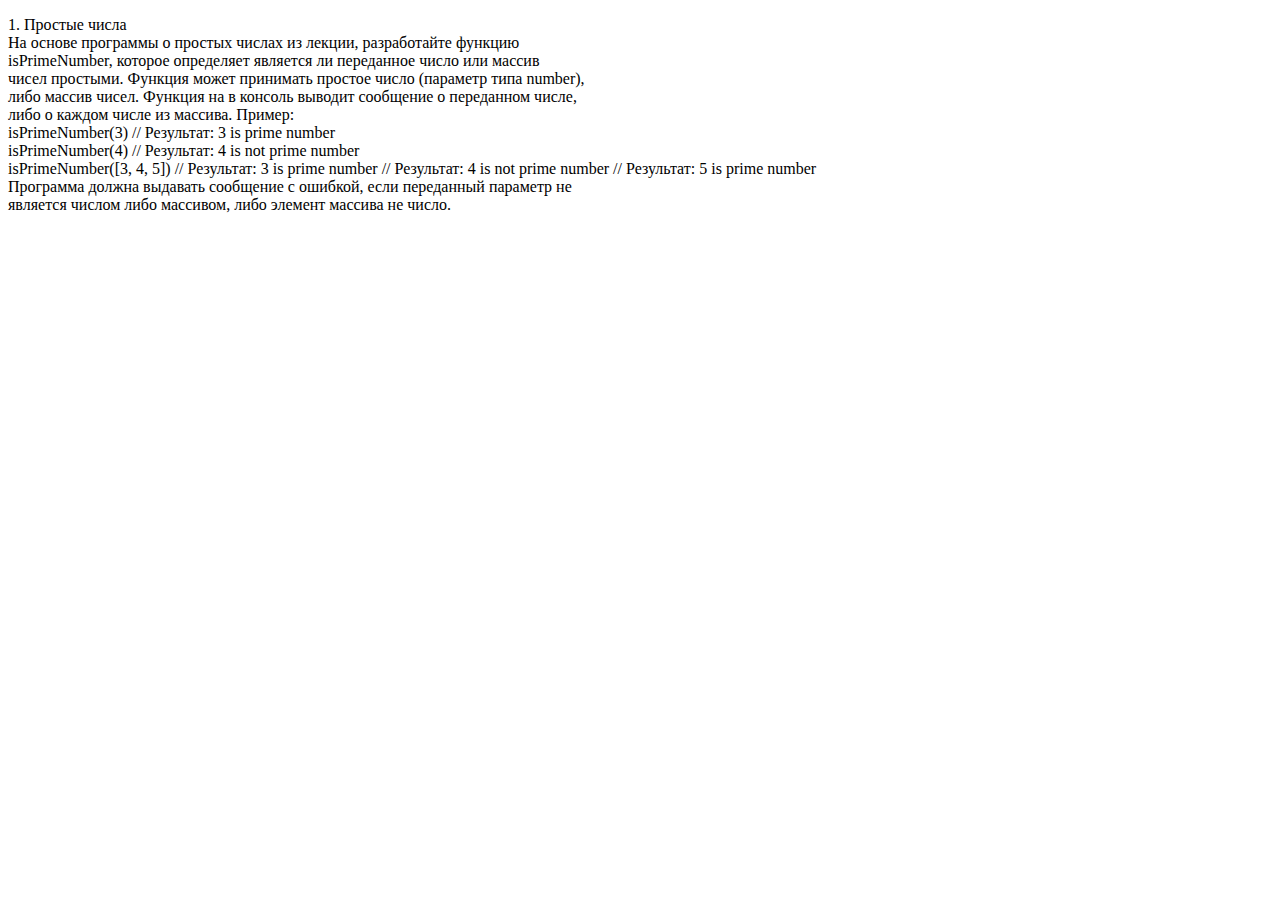
<file: lw7/task1/index.html>
<!DOCTYPE HTML>
<html lang="ru">
  <head>
    <meta charset="utf-8">
    <title>Лабораторная работа №7 (часть 1)</title>
    <script async src="js/script.js"></script>
  </head>
  <body>
    <p>
      1. Простые числа <br>
      На основе программы о простых числах из лекции, разработайте функцию <br>
      isPrimeNumber, которое определяет является ли переданное число или массив <br>
      чисел простыми. Функция может принимать простое число (параметр типа number), <br>
      либо массив чисел. Функция на в консоль выводит сообщение о переданном числе,<br>
      либо о каждом числе из массива. Пример: <br>
      isPrimeNumber(3)              // Результат: 3 is prime number <br>
      isPrimeNumber(4)              // Результат: 4 is not prime number <br>
      isPrimeNumber([3, 4, 5])  // Результат: 3 is prime number // Результат: 4 is not prime number // Результат: 5 is prime number <br>
      Программа должна выдавать сообщение с ошибкой, если переданный параметр не <br>
      является числом либо массивом, либо элемент массива не число.
    </p>
  </body>
</html>
</file>
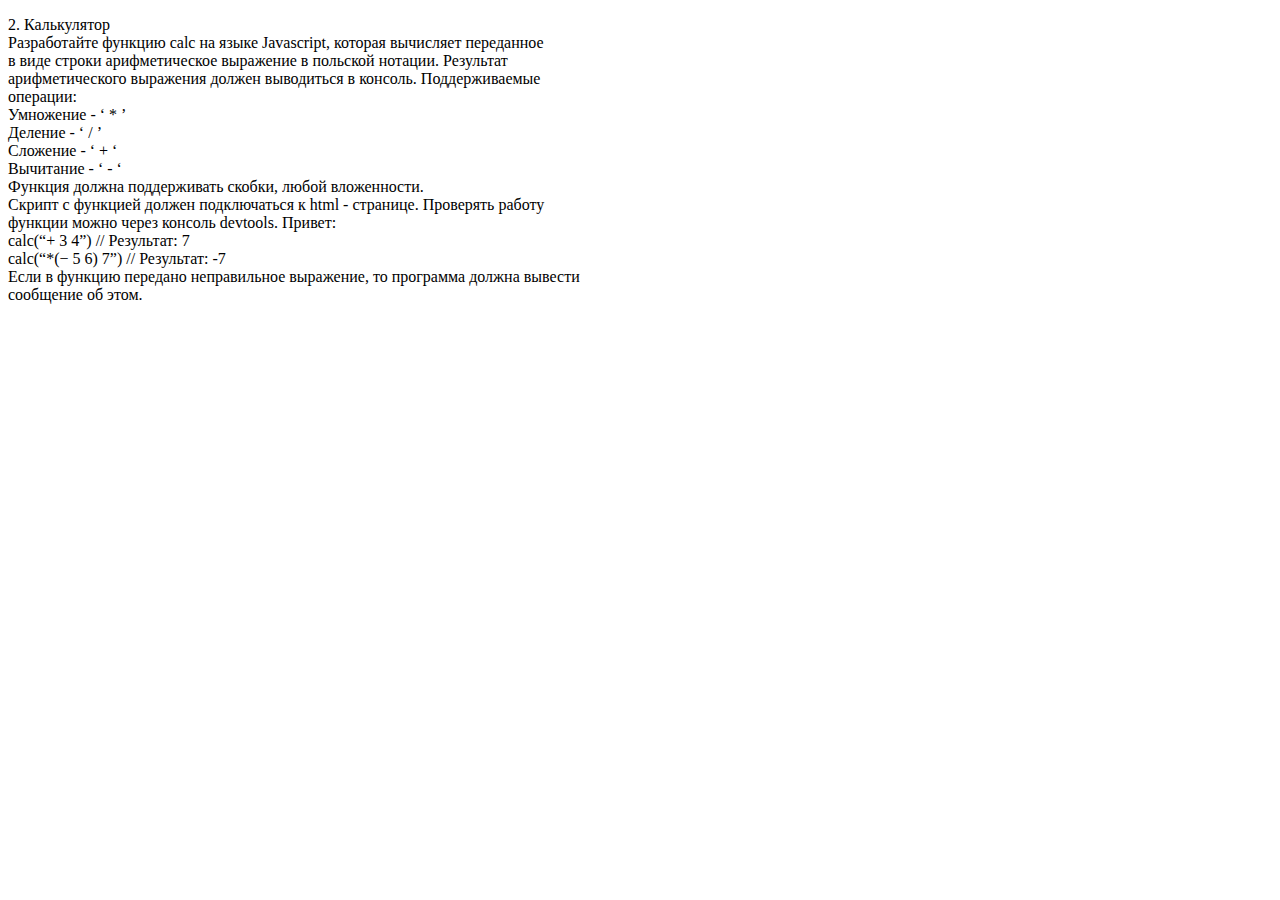
<file: lw7/task2/index.html>
<!DOCTYPE HTML>
<html lang="ru">
  <head>
    <meta charset="utf-8">
    <title>Лабораторная работа №7 (часть 2)</title>
    <script async src="js/script.js"></script>
  </head>
  <body>
    <p>
      2. Калькулятор <br>
      Разработайте функцию calc на языке Javascript, которая вычисляет переданное <br>
      в виде строки арифметическое выражение в польской нотации. Результат <br>
      арифметического выражения должен выводиться в консоль. Поддерживаемые <br>
      операции: <br>
      Умножение - ‘ * ’ <br>
      Деление - ‘ / ’ <br>
      Сложение - ‘ + ‘ <br>
      Вычитание - ‘ - ‘ <br>
      Функция должна поддерживать скобки, любой вложенности. <br>
      Скрипт с функцией должен подключаться к html - странице. Проверять работу <br>
      функции можно через консоль devtools. Привет: <br>
      calc(“+ 3 4”)             // Результат: 7 <br>
      calc(“*(− 5 6) 7”) // Результат: -7 <br>
      Если в функцию передано неправильное выражение, то программа должна вывести <br>
      сообщение об этом.
    </p>
  </body>
</html>
</file>
<file: lw12/css/styles.css>
*:focus
{
    outline: none;
}

body
{
    margin: 0;
}

.navigation
{
    margin: 0;
    padding: 0;
    list-style-type: none;
    display: column;
}

.navigation_item
{
    position: relative; 
}

.navigation_item_text
{
    display: block;
    padding-top: 2px;
    padding-left: 47px;
    padding-right: 20px;
    text-decoration: none;
    font: 19px/40px Georgia;
    color: #333;
}

.navigation_item_about_me
{
    padding-left: 45px;
}

.navigation_item_text:before
{
    content: "";
    display: block;
    height: 16px; 
    position: absolute;
    top: 13px;
    left: 21px;
}

.navigation_item_text:hover
{
    background-color: #15a98c;
    color: #f5f5f5;
}

.navigation_item_about_me:before
{
    background-image: url("../pictures/about_me_icon.png");
    width: 16px;
}

.navigation_item_about_me:hover:before
{
    background-image: url("../pictures/about_me_white_icon.png");
    width: 16px;
}

.navigation_item_biography:before
{
    background-image: url("../pictures/hobby_icon.png");
    width: 16px;
}

.navigation_item_biography:hover:before
{
    background-image: url("../pictures/hobby_white_icon.png");
    width: 16px;
}

.navigation_item_favorite_film:before
{
    background-image: url("../pictures/video_icon.png");
    width: 16px;
}

.navigation_item_favorite_film:hover:before
{
    background-image: url("../pictures/video_white_icon.png");
    width: 16px;
}

.top_block
{
    background-image: url("../pictures/background_pic.png");
    background-repeat: no-repeat;
    background-position: top;
    padding: 20px 0 27px;
    background-size: cover;
}

.photo_quote
{
    position: relative;
}

.photo 
{
    display: block;
    height: 300px;
    padding: 0 30px;
    border-radius: 5px;
    background-color: #9fadf4;
    position: absolute;
    left: 0;
    margin: 0 auto;
    right: 0;
}

.quote_text 
{  
    font: italic 24px/1.5 Georgia;
    color: #fff;
    margin: 0;
    padding-top: 320px;   
    padding-left: 10px;
    padding-right: 10px;
    text-align: center;
}

.quote_cite 
{
    display: block;
    margin: 10px 0 0 4px;
    font: normal 600 16px 'Open Sans', sans-serif;
    color: #fff;
}

.main_block
{
    padding-left: 10px;
    padding-right: 10px;
    display: flex;
    flex-direction: column-reverse;
}

.texts
{
    box-sizing: border-box;
}

.first_title 
{  
    font-family: 'Open Sans';
    font-size: 48px;
    color: #333;
    margin-bottom: 43px;
}

.first_title:after 
{
    content: " ";
    display: block;
    width: 60px;
    height: 6px;
    background-color: #45c3aa;
    border-radius: 10px;
    margin-top: 21px;
}

.text 
{
    margin-top: 0;
    font: 19px/32px Georgia;
    color: #555;
    margin-bottom: 39px;
}

.second_title 
{
    margin-top: 0px;
    font: 400 36px 'Open Sans', sans-serif;
    color: #333;
    margin-bottom: 12px;
}

.write_me
{
    display: inline-block;
    position: relative;
    font: 400 19px Georgia;
    color: #15a98b;
    margin-top: 7px;
    text-decoration: none;
    border-bottom: 1px #15a98b solid;
}

.write_me:after 
{
    content: " →";
    display: block;
    position: absolute;
    top: 0;
    left: 120px;
}

.lists
{
    padding-top: 50px;
    display: flex;
    flex-direction: column;
    margin: 0 auto;
}

.list_title 
{
    color: #15a98b;
    font: 600 24px 'Open Sans', sans-serif; 
}

.list 
{
    margin-top: 20px;
    margin-bottom: 49px;
    font-size: 19px;
    font-family: Georgia;  
    color: #555;
    padding-left: 21px;
}

.list_item
{
    margin-bottom: 14.3px;
}

.films_background
{
    background-color: #f9f9f9;
}

.film_block
{
    position: relative;
    margin: 0 auto;
}

.favorite_films
{
    margin: 0 auto;
    padding: 34px 10px 60px;
    position: relative;
}

.film:nth-child(n+2) 
{
    display: none;
}

.navigation_button_film
{
    width: 70px;
    height: 70px;
    border-radius: 50%;
    background: #15A98C;
    position: absolute;
    top: 225px;
    background-repeat: no-repeat;
    cursor: pointer;
    opacity: 70%;
}

.next_film
{
    left: 5px;
    background-image: url("../pictures/for_film_before.png");
    background-position: left 21px top 17px;
}

.previous_film
{
    right: 5px;
    background-image: url("../pictures/for_film_after.png");
    background-position: right 21px top 17px;  
}

.film_list 
{
    display: flex;
    justify-content: space-between;
    margin: 29px 0 40px;
    height: 550px;
    overflow: hidden;
}

.film 
{
    width: 100%;
}

.film_pic 
{
    height: 190px;
    border-radius: 5px;
    overflow: hidden;
    text-align: center;
    background: #000000;
}

.film_pic_content 
{
    height: 100%;
}

.third_title
{
    margin-top: 25px;
    margin-bottom: 0;
    font: 700 22px 'Open Sans', sans-serif;
    color: #333;
}

.film_about 
{
    font: 16px/1.8 Georgia;
    color: #555;
}

.button_all_films 
{
    display: block;
    margin: 0 auto;
    background-color: #15a98c;
    text-decoration: none;
    font: 19px/50px Georgia;
    color: #f5f5f5;
    width: 220px;
    text-align: center;
    border-radius: 5px;
}

.form_title
{
    display: flex;
    justify-content: center;
    padding: 48px 0 73px;
}

.form_title_caption
{
    display: block;
    padding: 0 28px 0;
    text-transform: uppercase;
    font: 300 36px/1 'Open Sans', sans-serif;
    color: #333;
    flex-shrink: 0;
}

.line
{
    width: 200px;
    height: 1px;
    background-color: #c4c4c4;
    position: relative;
    top: 18px;
    flex-shrink: 1;
}

.form_write_me
{
    margin: 0 auto;
    padding: 0 10px 50px;
}

.caption
{
    display: block;
    font: 20px 'Open Sans', sans-serif;
    color: #333;
    margin: 0 0 6px 0;
}

.necessarily:after
{
    content: '*';
    display: inline-block;
    font: 20px 'Open Sans', sans-serif;
    color: #ee0707;
    margin-left: 5px;  
}

.text_field
{
    box-sizing: border-box;
    width: 100%;
    margin: 0 0 27px 0;   
    font: 18px 'Open Sans', sans-serif;
    padding: 11px 17px;
    color: #555;
    border: 2px solid #c9c9c9;
    border-radius: 3px;
}

.text_field:focus, .choose_field:focus, .message_field:focus
{
    border: #15a98c solid 2px;
}

.choose_field
{
    box-sizing: border-box;
    width: 100%;
    margin: 0 0 43px 0;
    font: 18px 'Open Sans', sans-serif;
    padding: 11px 16px;
    color: #555;
    border: 2px solid #c9c9c9;
    border-radius: 3px;
    -webkit-appearance: none;
    -moz-appearance: none;
    appearance: none;
    background: white url("../pictures/arrow_down.png") right 16px top 19px no-repeat;
}

.gender_choose
{
    margin: 11px 0 41px 0px;
    font: 18px 'Open Sans', sans-serif;
}

.caption_switch
{
    margin-right: 31px;
}

.message_field
{
    box-sizing: border-box;
    width: 100%;
    height: 150px;
    margin: 0 0 47px;  
    resize: none;
    font: 18px 'Open Sans', sans-serif;
    padding: 11px 17px;
    color: #555;
    border: 2px solid #c9c9c9;
    border-radius: 3px;
    overflow-y: hidden;
}

.submit
{
    display: block;
    background-color: #15a98c;
    font: 400 19px/2.5 Georgia;
    color: #f5f5f5; 
    border: none;
    width: 220px;
    text-align: center;
    border-radius: 5px;
    cursor: pointer;
 }

.footer_text 
{
    display: block;
    background-color: #f5f5f5;
    text-align: center;
    font: 16px/40px Georgia;
    color: #555;
}

@media screen and (min-width: 348px)
{
    .navigation_button_film
    {
        top: 177px;
    }
  
    .film_list 
    {
        height: auto;  
    }
}

@media screen and (min-width: 360px)
{
    .photo 
    {
        height: 350px;
    }
  
    .quote_text
    {
        padding-top: 370px;  
    }
}


@media screen and (min-width: 535px)
{
    .navigation
    {
        display: flex;
    }
  
    .navigation_item_text
    {
        font: 19px/48px Georgia;
    }
  
    .navigation_item_text:before
    {
        top: 17px;
    }  
}

@media screen and (min-width: 560px)
{
    .lists
    {
        flex-direction: row;
        justify-content: space-around;
        margin: 0 0;
    }
}

@media screen and (min-width: 565px)
{
    .form_write_me
    {
        width: 540px;
        padding-left: 0;
        padding-right: 0;
    }
}

@media screen and (min-width: 635px)
{
    .film:nth-child(2) 
    {
        display: block;
    }
  
    .film 
    {
        width: 48%;   
    }
}

@media screen and (min-width: 714px)
{
    .footer_text 
    {
        font: 16px/70px Georgia;
    }
}

@media screen and (min-width: 768px)
{
    .top_block
    {
        padding: 20px 0 30px;
    }
  
    .photo_quote
    {
        display: flex;
        justify-content: flex-end;
        margin: 0 auto;
    }
  
    .photo 
    {
        right: auto;
        margin-left: 10px;
    }
  
    .quote_text 
    {
        width: 550px;
        padding-top: 25px;
        padding-left: 360px;
        padding-right: 10px;
        text-align: left;
    }
  
    .lists
    {
        padding-top: 163px;
        width: 330px;
        flex-direction: column;
        justify-content: flex-start;
        margin-left: 10px;
        flex-shrink: 0;
    }
  
    .main_block
    {
        margin: 0 auto 60px;
        flex-direction: row;
        justify-content: space-between;
        padding-left: 0;
        padding-right: 0;
    }
  
    .texts
    {
        padding-left: 20px;
        padding-right: 10px;
    }
  
    .film_list 
    {
        height: 700px;
    }
}

@media screen and (min-width: 846px)
{
    .lists
    {
        padding-top: 163px;
    }
  
    .top_block
    {
        padding: 20px 0 66px;
    } 
}

@media screen and (min-width: 920px)
{
    .texts
    {
        padding-left: 0;
        width: 560px;
    }
}
  
@media screen and (min-width: 925px)
{
    .film:nth-child(3) 
    {
        display: block;
    }
  
    .film 
    {
        width: 30.6%;   
    }
}

@media screen and (min-width: 980px)
{
    .navigation_container
    {
        width: 960px;
        margin: 0 auto;
    }
  
    .top_block
    {
        padding: 170px 0 47px;
    }
  
    .photo_quote
    {
        width: 960px;
    }
        
    .photo 
    {
        margin-left: 0;
    }
  
    .quote_text 
    {
        font: italic 28px/1.5 Georgia;
        width: 570px;
        padding-left: 0;
        padding-right: 0;
    }
  
    .main_block
    {
        width: 960px;
        margin: 0 auto 60px;
        flex-direction: row;
        justify-content: space-between;
        padding-left: 0;
        padding-right: 0;
    }
  
    .texts
    {
        width: 570px;
        padding-left: 0;
    }
  
    .lists
    {
        padding-top: 164px;
        margin-left: 0;
    }
}

@media screen and (min-width: 1220px)
{
    .film:nth-child(4) 
    {
        display: block;
    }
  
    .film_list 
    {
        justify-content: space-between;
    }
  
    .favorite_films
    {
        width: 1200px;
        padding: 34px 0 60px;
    }
    
    .film
    {
        width: 285px;
    }
    
}

@media screen and (min-width: 1437px)
{ 
    .film_block
    {
        padding: 0 110px;
        width: 1200px;
    }
  
    .navigation_button_film
    {
        opacity: 100%;
    }  
}
</file>
<file: lw5/css/styles.css>
.main_block
{
    width: 960px;
    margin: 100px auto 130px;
    overflow: hidden;
}

.photo_block 
{
    width: 330px;
    height: 350px;
    background-color: #9fadf4;
    float: left;
    border-radius: 10px;
}

.photo 
{
    display: block;
    height: 350px;
    padding: 0 30px;
    border-radius: 5px;
    background-color: #9fadf4;
    float: left;
}

.quote 
{
    box-sizing: border-box;
    width: 630px;
    padding: 50px 0 0 60px;
    float: left;
}

.quote_pic 
{
    background-image: url("../pictures/quotes.png");
    height: 87px;
    width: 130px;  
}

.quote_text 
{
    font: italic 28px/1.5 Georgia;
    color: #848484;
    margin-left: 60px;
    margin-top: -18px;
}

.quote_text cite 
{
    display: block;
    margin: 10px 0 0 4px;
    color: #333333;
    font: normal 700 16px 'Open Sans', sans-serif;
}

.lists 
{
    clear: both;
    float: left;
}

.list_title 
{
    display: block;
    color: #15a98b;
    font: 600 24px 'Open Sans', sans-serif; 
    margin-top: 46px;
}

.list 
{
    font-size: 19px;
    font-family: Georgia;  
    color: #555555;
    padding-left: 22px;
}

.list li 
{
    margin-bottom: 15px;
}

.main_text_block 
{
    box-sizing: border-box;
    width: 630px;
    padding-left: 60px;
    float: right;
}

h1 
{  
    font-family: 'Open Sans';
    font-size: 48px;
    color: #333333;
    margin-bottom: 45px;
}

h1:after 
{
    content: " ";
    display: block;
    width: 60px;
    height: 6px;
    background-color: #45c3aa;
    border-radius: 10px;
    margin-top: 21px;
}

.text 
{
    margin-top: 0;
    font: 19px/32px Georgia;
    color: #555555;
    margin-bottom: 37px;
}

h2 
{
    margin-top: 0px;
    font: 400 36px 'Open Sans', sans-serif;
    color: #333333;
    margin-bottom: 12px;
}

.write_me 
{
    display: inline-block;
    position: relative;
    font: 400 19px Georgia;
    color: #15a98b;
    margin-top: 10px;
    text-decoration: none;
    border-bottom: 1px #15a98b solid;
}

.write_me:after 
{
    content: " →";
    display: block;
    position: absolute;
    top: 0;
    left: 120px;
}
</file>
<file: lw8/css/styles.css>
*:focus
{
    outline: none;
}

body
{
    margin: 0;
}

.navigation_container
{
    width: 960px;
    margin: 0 auto;
}

.navigation
{
    margin: 0;
    padding: 0;
    list-style-type: none;
    display: flex;
}

.navigation_item
{
    position: relative; 
}

.navigation_item_text
{
    display: block;
    padding-top: 2px;
    padding-left: 47px;
    padding-right: 20px;
    text-decoration: none;
    font: 19px/48px Georgia;
    color: #333;
}

.navigation_item_about_me
{
    padding-left: 45px;
}

.navigation_item_text:before
{
    content: "";
    display: block;
    height: 16px; 
    position: absolute;
    top: 17px;
    left: 21px;
}

.navigation_item_text:hover
{
    background-color: #15a98c;
    color: #f5f5f5;
}

.navigation_item_about_me:before
{
    background-image: url("../pictures/about_me_icon.png");
    width: 16px;
}

.navigation_item_about_me:hover:before
{
    background-image: url("../pictures/about_me_white_icon.png");
    width: 16px;
}

.navigation_item_biography:before
{
    background-image: url("../pictures/hobby_icon.png");
    width: 16px;
}

.navigation_item_biography:hover:before
{
    background-image: url("../pictures/hobby_white_icon.png");
    width: 16px;
}

.navigation_item_favorite_film:before
{
    background-image: url("../pictures/video_icon.png");
    width: 16px;
}

.navigation_item_favorite_film:hover:before
{
    background-image: url("../pictures/video_white_icon.png");
    width: 16px;
}

.top_block
{
    background-image: url("../pictures/background_pic.png");
    background-repeat: no-repeat;
    background-position: top;
    padding: 170px 0 47px;
    background-size: cover;
}

.photo_quote
{
    display: flex;
    justify-content: flex-end;
    width: 960px;
    margin: 0 auto;
    position: relative;
}

.photo 
{
    display: block;
    height: 350px;
    padding: 0 30px;
    border-radius: 5px;
    background-color: #9fadf4;
    position: absolute;
    left: 0;
}

.quote_text 
{  
    width: 570px;
    padding-top: 25px;
    font: italic 28px/1.5 Georgia;
    color: #fff;
    margin: 0;
}

.quote_cite 
{
    display: block;
    margin: 10px 0 0 4px;
    color: #fff;
    font: normal 600 16px 'Open Sans', sans-serif;
}

.main_block
{
    width: 960px;
    margin: 0 auto 60px;
    display: flex;
    justify-content: space-between;
}

.lists
{
    padding-top: 164px;
    width: 330px;
}

.list_title 
{
    color: #15a98b;
    font: 600 24px 'Open Sans', sans-serif; 
}

.list 
{
    margin-top: 20px;
    margin-bottom: 49px;
    font-size: 19px;
    font-family: Georgia;  
    color: #555;
    padding-left: 21px;
}

.list_item
{
    margin-bottom: 14.3px;
}

.texts
{
    box-sizing: border-box;
    width: 570px;
}

.first_title 
{  
    font-family: 'Open Sans';
    font-size: 48px;
    color: #333;
    margin-bottom: 43px;
}

.first_title:after 
{
    content: " ";
    display: block;
    width: 60px;
    height: 6px;
    background-color: #45c3aa;
    border-radius: 10px;
    margin-top: 21px;
}

.text 
{
    margin-top: 0;
    font: 19px/32px Georgia;
    color: #555;
    margin-bottom: 39px;
}

.second_title 
{
    margin-top: 0px;
    font: 400 36px 'Open Sans', sans-serif;
    color: #333;
    margin-bottom: 12px;
}

.write_me 
{
    display: inline-block;
    position: relative;
    font: 400 19px Georgia;
    color: #15a98b;
    margin-top: 7px;
    text-decoration: none;
    border-bottom: 1px #15a98b solid;
}

.write_me:after 
{
    content: " →";
    display: block;
    position: absolute;
    top: 0;
    left: 120px;
}

.films_block
{
    background-color: #f9f9f9;
}

.favorite_films
{
    width: 1200px;
    margin: 0 auto;
    padding: 34px 110px 60px;
    position: relative;
}

.button_film_before
{
    width: 70px;
    height: 70px;
    border-radius: 50%;
    background: #15A98C;
    position: absolute;
    left: 0;
    top: 178px;
    background-image: url("../pictures/for_film_before.png");
    background-repeat: no-repeat;
    background-position: left 21px top 17px;
    cursor: pointer;
}

.button_film_after
{
    width: 70px;
    height: 70px;
    border-radius: 50%;
    background: #15A98C;
    position: absolute;
    right: 0;
    top: 178px;
    background-image: url("../pictures/for_film_after.png");
    background-repeat: no-repeat;
    background-position: right 21px top 17px;
    cursor: pointer;
}

.film_list 
{
    display: flex;
    justify-content: space-between;
    margin: 29px auto 40px;
    height: 700px;
    overflow: hidden;
}

.film 
{
    width: 285px;
}

.film_pic 
{
    height: 190px;
    border-radius: 5px;
    overflow: hidden;
    text-align: center;
}

.film_pic_content 
{
    height: 100%;
}

.third_title
{
    margin-top: 25px;
    margin-bottom: 0;
    font: 700 22px 'Open Sans', sans-serif;
    color: #333;
}

.film_about 
{
    font: 16px/1.8 Georgia;
    color: #555;
}

.button_all_films 
{
    display: block;
    margin: 0 auto;
    background-color: #15a98c;
    text-decoration: none;
    font: 19px/50px Georgia;
    color: #f5f5f5;
    width: 220px;
    text-align: center;
    border-radius: 5px;
}

.form_write_me
{
    width: 697px;
    margin: 0 auto;
    padding-bottom: 49px;
}

.form_title 
{
    display: block;
    text-align: center;
    margin-bottom: 73px;
    padding-top: 48px;
    text-transform: uppercase;
    font: 300 36px/1 'Open Sans', sans-serif;
    color: #333;
    position: relative;
}

.form_title:before, .form_title:after
{
    display: block;
    content: '';
    height: 1px;
    width: 200px;
    background-color: #c4c4c4;
    position: absolute;
}

.form_title:before
{
    left: 0;
    top: 66px;
}

.form_title:after
{
    right: 0;
    top: 66px;
}

.caption
{
    display: block;
    font: 20px 'Open Sans', sans-serif;
    color: #333;
    margin: 0 0 6px 79px;
}

.necessarily:after
{
    content: '*';
    display: inline-block;
    font: 20px 'Open Sans', sans-serif;
    color: #ee0707;
    margin-left: 5px;  
}

.text_field
{
    box-sizing: border-box;
    width: 540px;
    margin: 0 0 27px 80px;   
    font: 18px 'Open Sans', sans-serif;
    padding: 11px 17px;
    color: #555;
    border: 2px solid #c9c9c9;
    border-radius: 3px;
}

.choose_field
{
    box-sizing: border-box;
    width: 540px;
    margin: 0 0 43px 80px;
    font: 18px 'Open Sans', sans-serif;
    padding: 11px 16px;
    color: #555;
    border: 2px solid #c9c9c9;
    border-radius: 3px;
    -webkit-appearance: none;
    -moz-appearance: none;
    appearance: none;
    background: white url("../pictures/arrow_down.png") right 16px top 19px no-repeat;
}

.gender_choose
{
    margin: 11px 0 41px 75px;
    font: 18px 'Open Sans', sans-serif;
}

.caption_switch
{
    margin-right: 31px;
}

.message_field
{
    box-sizing: border-box;
    width: 540px;
    height: 150px;
    margin: 0 80px 47px;  
    resize: none;
    font: 18px 'Open Sans', sans-serif;
    padding: 11px 17px;
    color: #555;
    border: 2px solid #c9c9c9;
    border-radius: 3px;
    overflow-y: hidden;
}

.submit
{
    display: block;
    margin-left: 80px;
    background-color: #15a98c;
    font: 400 19px/2.5 Georgia;
    color: #f5f5f5; 
    border: none;
    width: 220px;
    text-align: center;
    border-radius: 5px;
    cursor: pointer;
}

.footer_text 
{
    display: block;
    background-color: #f5f5f5;
    text-align: center;
    font: 16px/70px Georgia;
    color: #555;
}

.asd
{
  //outline: #15a98c solid 2px;
}
</file>
<file: lw5/task2 not float/css/styles.css>
body
{
    margin: 0;
}

.navigation_container
{
    width: 960px;
    margin: 0 auto;
}

.navigation
{
    margin: 0;
    padding: 0;
    list-style-type: none;
    display: flex;
}

.navigation_item
{
    position: relative; 
}

.navigation_item_text
{
    display: block;
    padding-top: 2px;
    padding-left: 47px;
    padding-right: 20px;
    text-decoration: none;
    font: 19px/48px Georgia;
    color: #333;
}

.navigation_item_about_me
{
    padding-left: 45px;
}

.navigation_item_text:before
{
    content: "";
    display: block;
    height: 16px; 
    position: absolute;
    top: 17px;
    left: 21px;
}

.navigation_item_text:hover
{
    background-color: #15a98c;
    color: #f5f5f5;
}

.navigation_item_about_me:before
{
    background-image: url("../pictures/about_me_icon.png");
    width: 16px;
}

.navigation_item_about_me:hover:before
{
    background-image: url("../pictures/about_me_white_icon.png");
    width: 16px;
}

.navigation_item_biography:before
{
    background-image: url("../pictures/hobby_icon.png");
    width: 16px;
}

.navigation_item_biography:hover:before
{
    background-image: url("../pictures/hobby_white_icon.png");
    width: 16px;
}

.navigation_item_favorite_film:before
{
    background-image: url("../pictures/video_icon.png");
    width: 16px;
}

.navigation_item_favorite_film:hover:before
{
    background-image: url("../pictures/video_white_icon.png");
    width: 16px;
}

.top_block
{
    background-image: url("../pictures/background_pic.png");
    background-repeat: no-repeat;
    background-position: top;
    padding: 170px 0 47px;
    background-size: cover;
}

.photo_quote
{
    display: flex;
    justify-content: flex-end;
    width: 960px;
    margin: 0 auto;
    position: relative;
}

.photo 
{
    display: block;
    height: 350px;
    padding: 0 30px;
    border-radius: 5px;
    background-color: #9fadf4;
    position: absolute;
    left: 0;
}

.quote_text 
{  
    width: 570px;
    padding-top: 25px;
    font: italic 28px/1.5 Georgia;
    color: #fff;
    margin: 0;
}

.quote_cite 
{
    display: block;
    margin: 10px 0 0 4px;
    color: #fff;
    font: normal 600 16px 'Open Sans', sans-serif;
}

.main_block
{
    width: 960px;
    margin: 0 auto 95px;
    display: flex;
    justify-content: space-between;
}

.lists
{
    padding-top: 164px;
    width: 330px;
}

.list_title 
{
    color: #15a98b;
    font: 600 24px 'Open Sans', sans-serif; 
}

.list 
{
    margin-top: 20px;
    margin-bottom: 49px;
    font-size: 19px;
    font-family: Georgia;  
    color: #555;
    padding-left: 21px;
}

.list_item
{
    margin-bottom: 14.3px;
}

.texts
{
    box-sizing: border-box;
    width: 570px;
}

.first_title 
{  
    font-family: 'Open Sans';
    font-size: 48px;
    color: #333;
    margin-bottom: 43px;
}

.first_title:after 
{
    content: " ";
    display: block;
    width: 60px;
    height: 6px;
    background-color: #45c3aa;
    border-radius: 10px;
    margin-top: 21px;
}

.text 
{
    margin-top: 0;
    font: 19px/32px Georgia;
    color: #555;
    margin-bottom: 39px;
}

.second_title 
{
    margin-top: 0px;
    font: 400 36px 'Open Sans', sans-serif;
    color: #333;
    margin-bottom: 12px;
}

.write_me 
{
    display: inline-block;
    position: relative;
    font: 400 19px Georgia;
    color: #15a98b;
    margin-top: 7px;
    text-decoration: none;
    border-bottom: 1px #15a98b solid;
}

.write_me:after 
{
    content: " →";
    display: block;
    position: absolute;
    top: 0;
    left: 120px;
}

.favorite_films
{
    width: 1200px;
    margin: 0 auto 70px;
}

.film_list 
{
    margin-top: 29px;
    display: flex;
    justify-content: space-between;
    margin-bottom: 40px;
}

.film 
{
    width: 285px;
}

.film_pic 
{
    height: 190px;
    border-radius: 5px;
    overflow: hidden;
    text-align: center;
}

.film_pic_content 
{
    height: 100%;
}

.third_title
{
    margin-top: 25px;
    margin-bottom: 0;
    font: 700 22px 'Open Sans', sans-serif;
    color: #333;
}

.film_about 
{
    font: 16px/1.8 Georgia;
    color: #555;
}

.button_all_films 
{
    display: block;
    margin: 0 auto;
    background-color: #15a98c;
    text-decoration: none;
    font: 19px/50px Georgia;
    color: #f5f5f5;
    width: 220px;
    text-align: center;
    border-radius: 5px;
}

.footer 
{
    background-color: #f5f5f5;
    text-align: center;
}

.footer_text 
{
    font: 16px/70px Georgia;
    color: #555;
}
</file>
<file: lw6/task1/css/styles.css>
*:focus
{
    outline: none;
}

body
{
    margin: 0;
}

.navigation_container
{
    width: 960px;
    margin: 0 auto;
}

.navigation
{
    margin: 0;
    padding: 0;
    list-style-type: none;
    display: flex;
}

.navigation_item
{
    position: relative; 
}

.navigation_item_text
{
    display: block;
    padding-top: 2px;
    padding-left: 47px;
    padding-right: 20px;
    text-decoration: none;
    font: 19px/48px Georgia;
    color: #333;
}

.navigation_item_about_me
{
    padding-left: 45px;
}

.navigation_item_text:before
{
    content: "";
    display: block;
    height: 16px; 
    position: absolute;
    top: 17px;
    left: 21px;
}

.navigation_item_text:hover
{
    background-color: #15a98c;
    color: #f5f5f5;
}

.navigation_item_about_me:before
{
    background-image: url("../pictures/about_me_icon.png");
    width: 16px;
}

.navigation_item_about_me:hover:before
{
    background-image: url("../pictures/about_me_white_icon.png");
    width: 16px;
}

.navigation_item_biography:before
{
    background-image: url("../pictures/hobby_icon.png");
    width: 16px;
}

.navigation_item_biography:hover:before
{
    background-image: url("../pictures/hobby_white_icon.png");
    width: 16px;
}

.navigation_item_favorite_film:before
{
    background-image: url("../pictures/video_icon.png");
    width: 16px;
}

.navigation_item_favorite_film:hover:before
{
    background-image: url("../pictures/video_white_icon.png");
    width: 16px;
}

.top_block
{
    background-image: url("../pictures/background_pic.png");
    background-repeat: no-repeat;
    background-position: top;
    padding: 170px 0 47px;
    background-size: cover;
}

.photo_quote
{
    display: flex;
    justify-content: flex-end;
    width: 960px;
    margin: 0 auto;
    position: relative;
}

.photo 
{
    display: block;
    height: 350px;
    padding: 0 30px;
    border-radius: 5px;
    background-color: #9fadf4;
    position: absolute;
    left: 0;
}

.quote_text 
{  
    width: 570px;
    padding-top: 25px;
    font: italic 28px/1.5 Georgia;
    color: #fff;
    margin: 0;
}

.quote_cite 
{
    display: block;
    margin: 10px 0 0 4px;
    color: #fff;
    font: normal 600 16px 'Open Sans', sans-serif;
}

.main_block
{
    width: 960px;
    margin: 0 auto 60px;
    display: flex;
    justify-content: space-between;
}

.lists
{
    padding-top: 164px;
    width: 330px;
}

.list_title 
{
    color: #15a98b;
    font: 600 24px 'Open Sans', sans-serif; 
}

.list 
{
    margin-top: 20px;
    margin-bottom: 49px;
    font-size: 19px;
    font-family: Georgia;  
    color: #555;
    padding-left: 21px;
}

.list_item
{
    margin-bottom: 14.3px;
}

.texts
{
    box-sizing: border-box;
    width: 570px;
}

.first_title 
{  
    font-family: 'Open Sans';
    font-size: 48px;
    color: #333;
    margin-bottom: 43px;
}

.first_title:after 
{
    content: " ";
    display: block;
    width: 60px;
    height: 6px;
    background-color: #45c3aa;
    border-radius: 10px;
    margin-top: 21px;
}

.text 
{
    margin-top: 0;
    font: 19px/32px Georgia;
    color: #555;
    margin-bottom: 39px;
}

.second_title 
{
    margin-top: 0px;
    font: 400 36px 'Open Sans', sans-serif;
    color: #333;
    margin-bottom: 12px;
}

.write_me 
{
    display: inline-block;
    position: relative;
    font: 400 19px Georgia;
    color: #15a98b;
    margin-top: 7px;
    text-decoration: none;
    border-bottom: 1px #15a98b solid;
}

.write_me:after 
{
    content: " →";
    display: block;
    position: absolute;
    top: 0;
    left: 120px;
}

.films_block
{
    background-color: #f9f9f9;
}

.favorite_films
{
    width: 1200px;
    margin: 0 auto;
    padding-top: 34px;
    padding-bottom: 60px;
}

.film_list 
{
    margin-top: 29px;
    display: flex;
    justify-content: space-between;
    margin-bottom: 40px;
}

.film 
{
    width: 285px;
}

.film_pic 
{
    height: 190px;
    border-radius: 5px;
    overflow: hidden;
    text-align: center;
}

.film_pic_content 
{
    height: 100%;
}

.third_title
{
    margin-top: 25px;
    margin-bottom: 0;
    font: 700 22px 'Open Sans', sans-serif;
    color: #333;
}

.film_about 
{
    font: 16px/1.8 Georgia;
    color: #555;
}

.button_all_films 
{
    display: block;
    margin: 0 auto;
    background-color: #15a98c;
    text-decoration: none;
    font: 19px/50px Georgia;
    color: #f5f5f5;
    width: 220px;
    text-align: center;
    border-radius: 5px;
}

.form_write_me
{
    width: 697px;
    margin: 0 auto;
    //padding-top: 48px;
    padding-bottom: 49px;
}

.form_title 
{
    display: block;
    text-align: center;
    margin-bottom: 73px;
    padding-top: 48px;
    text-transform: uppercase;
    font: 300 36px/1 'Open Sans', sans-serif;
    color: #333;
    position: relative;
}

.form_title:before, .form_title:after
{
    display: block;
    content: '';
    height: 1px;
    width: 200px;
    background-color: #c4c4c4;
    position: absolute;
}

.form_title:before
{
    left: 0;
    top: 66px;
}

.form_title:after
{
    right: 0;
    top: 66px;
}

.caption
{
    display: block;
    font: 20px 'Open Sans', sans-serif;
    color: #333;
    margin: 0 0 6px 79px;
}

.necessarily:after
{
    content: '*';
    display: inline-block;
    font: 20px 'Open Sans', sans-serif;
    color: #ee0707;
    margin-left: 5px;  
}

.text_field
{
    box-sizing: border-box;
    width: 540px;
    margin: 0 0 27px 80px;   
    font: 18px 'Open Sans', sans-serif;
    padding: 11px 17px;
    color: #555;
    border: 2px solid #c9c9c9;
    border-radius: 3px;
}

.text_field:focus, .choose_field:focus, .message_field:focus
{
    border: #15a98c solid 2px;
}

.choose_field
{
    box-sizing: border-box;
    width: 540px;
    margin: 0 0 43px 80px;
    font: 18px 'Open Sans', sans-serif;
    padding: 11px 16px;
    color: #555;
    border: 2px solid #c9c9c9;
    border-radius: 3px;
    -webkit-appearance: none;
    -moz-appearance: none;
    appearance: none;
    background: white url("../pictures/arrow_down.png") right 16px top 19px no-repeat;
}

.gender_choose
{
    margin: 11px 0 41px 75px;
    font: 18px 'Open Sans', sans-serif;
}

.caption_switch
{
    margin-right: 31px;
}

.message_field
{
    box-sizing: border-box;
    width: 540px;
    height: 150px;
    margin: 0 80px 47px;  
    resize: none;
    font: 18px 'Open Sans', sans-serif;
    padding: 11px 17px;
    color: #555;
    border: 2px solid #c9c9c9;
    border-radius: 3px;
    overflow-y: hidden;
}

.submit
{
    display: block;
    margin-left: 80px;
    background-color: #15a98c;
    font: 400 19px/2.5 Georgia;
    color: #f5f5f5; 
    border: none;
    width: 220px;
    text-align: center;
    border-radius: 5px;
    cursor: pointer;
}

.footer_text 
{
    display: block;
    background-color: #f5f5f5;
    text-align: center;
    font: 16px/70px Georgia;
    color: #555;
}

.asd
{
  //outline: #15a98c solid 2px;
}
</file>
